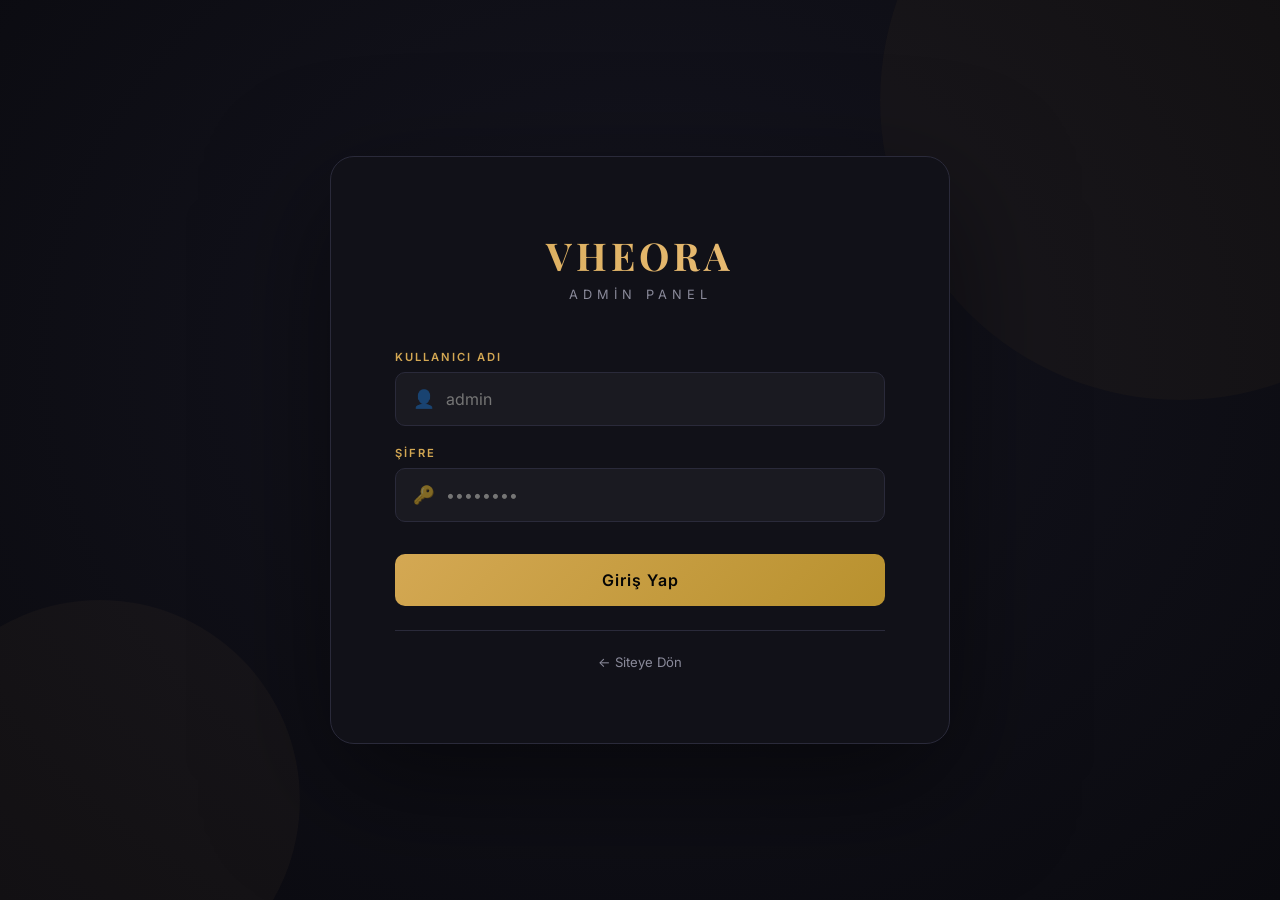
<file: admin/index.html>
<!DOCTYPE html>
<html lang="tr">
<head>
  <meta charset="UTF-8">
  <meta name="viewport" content="width=device-width, initial-scale=1.0">
  <title>Admin Giriş | VHEORA</title>
  <link rel="stylesheet" href="admin.css?v=2">
  <link href="https://fonts.googleapis.com/css2?family=Inter:wght@400;500;600;700&family=Playfair+Display:wght@600;700&family=Cormorant+Garamond:wght@500;600&display=swap" rel="stylesheet">
</head>
<body>
  <div class="login-page">
    <div class="login-bg-shapes">
      <div class="login-shape shape-1"></div>
      <div class="login-shape shape-2"></div>
      <div class="login-shape shape-3"></div>
    </div>
    <div class="login-card">
      <div class="login-logo">
        <h1>VHEORA</h1>
        <p>Admin Panel</p>
      </div>
      <div class="login-error" id="loginError"></div>
      <form id="loginForm" autocomplete="on">
        <div class="form-group">
          <label for="username">Kullanıcı Adı</label>
          <div class="login-input-wrap">
            <span class="login-input-icon">👤</span>
            <input type="text" id="username" placeholder="admin" required autocomplete="username">
          </div>
        </div>
        <div class="form-group">
          <label for="password">Şifre</label>
          <div class="login-input-wrap">
            <span class="login-input-icon">🔑</span>
            <input type="password" id="password" placeholder="••••••••" required autocomplete="current-password">
          </div>
        </div>
        <button type="submit" class="btn btn-primary btn-login" id="loginBtn">
          <span id="loginBtnText">Giriş Yap</span>
          <span class="btn-spinner" id="loginSpinner"></span>
        </button>
        <div class="login-footer">
          <a id="siteLink" href="/" class="login-back-link">← Siteye Dön</a>
          <script>document.getElementById('siteLink').href = API || '/';</script>
        </div>
      </form>
    </div>
  </div>
  <script>
    const API = window.location.protocol === 'file:' ? 'http://localhost:3001' : '';

    document.getElementById('loginForm').addEventListener('submit', async (e) => {
      e.preventDefault();
      const username = document.getElementById('username').value.trim();
      const password = document.getElementById('password').value;
      const errorEl = document.getElementById('loginError');
      const btn = document.getElementById('loginBtn');
      const btnText = document.getElementById('loginBtnText');
      const spinner = document.getElementById('loginSpinner');

      if (!username || !password) {
        errorEl.textContent = 'Kullanıcı adı ve şifre gerekli.';
        errorEl.style.display = 'block';
        return;
      }

      errorEl.style.display = 'none';
      btn.disabled = true;
      btnText.textContent = 'Giriş yapılıyor...';
      spinner.style.display = 'inline-block';

      try {
        const res = await fetch(`${API}/api/auth/login`, {
          method: 'POST',
          headers: { 'Content-Type': 'application/json' },
          body: JSON.stringify({ username, password })
        });

        const data = await res.json();

        if (!res.ok) {
          errorEl.textContent = data.error || 'Giriş başarısız';
          errorEl.style.display = 'block';
          btn.disabled = false;
          btnText.textContent = 'Giriş Yap';
          spinner.style.display = 'none';
          return;
        }

        localStorage.setItem('vheora_token', data.token);
        localStorage.setItem('vheora_user', data.username);
        window.location.href = `${API}/admin/dashboard.html`;
      } catch (err) {
        console.error('[Login Error]', err);
        errorEl.textContent = 'Sunucuya bağlanılamadı. (Sunucu çalışıyor mu? Aynı ağda mısınız?)';
        errorEl.style.display = 'block';
        btn.disabled = false;
        btnText.textContent = 'Giriş Yap';
        spinner.style.display = 'none';
      }
    });

    document.addEventListener('keydown', (e) => {
      if (e.key === 'Enter' && document.activeElement?.tagName !== 'INPUT') {
        document.getElementById('username').focus();
      }
    });
  </script>
</body>
</html>
</file>
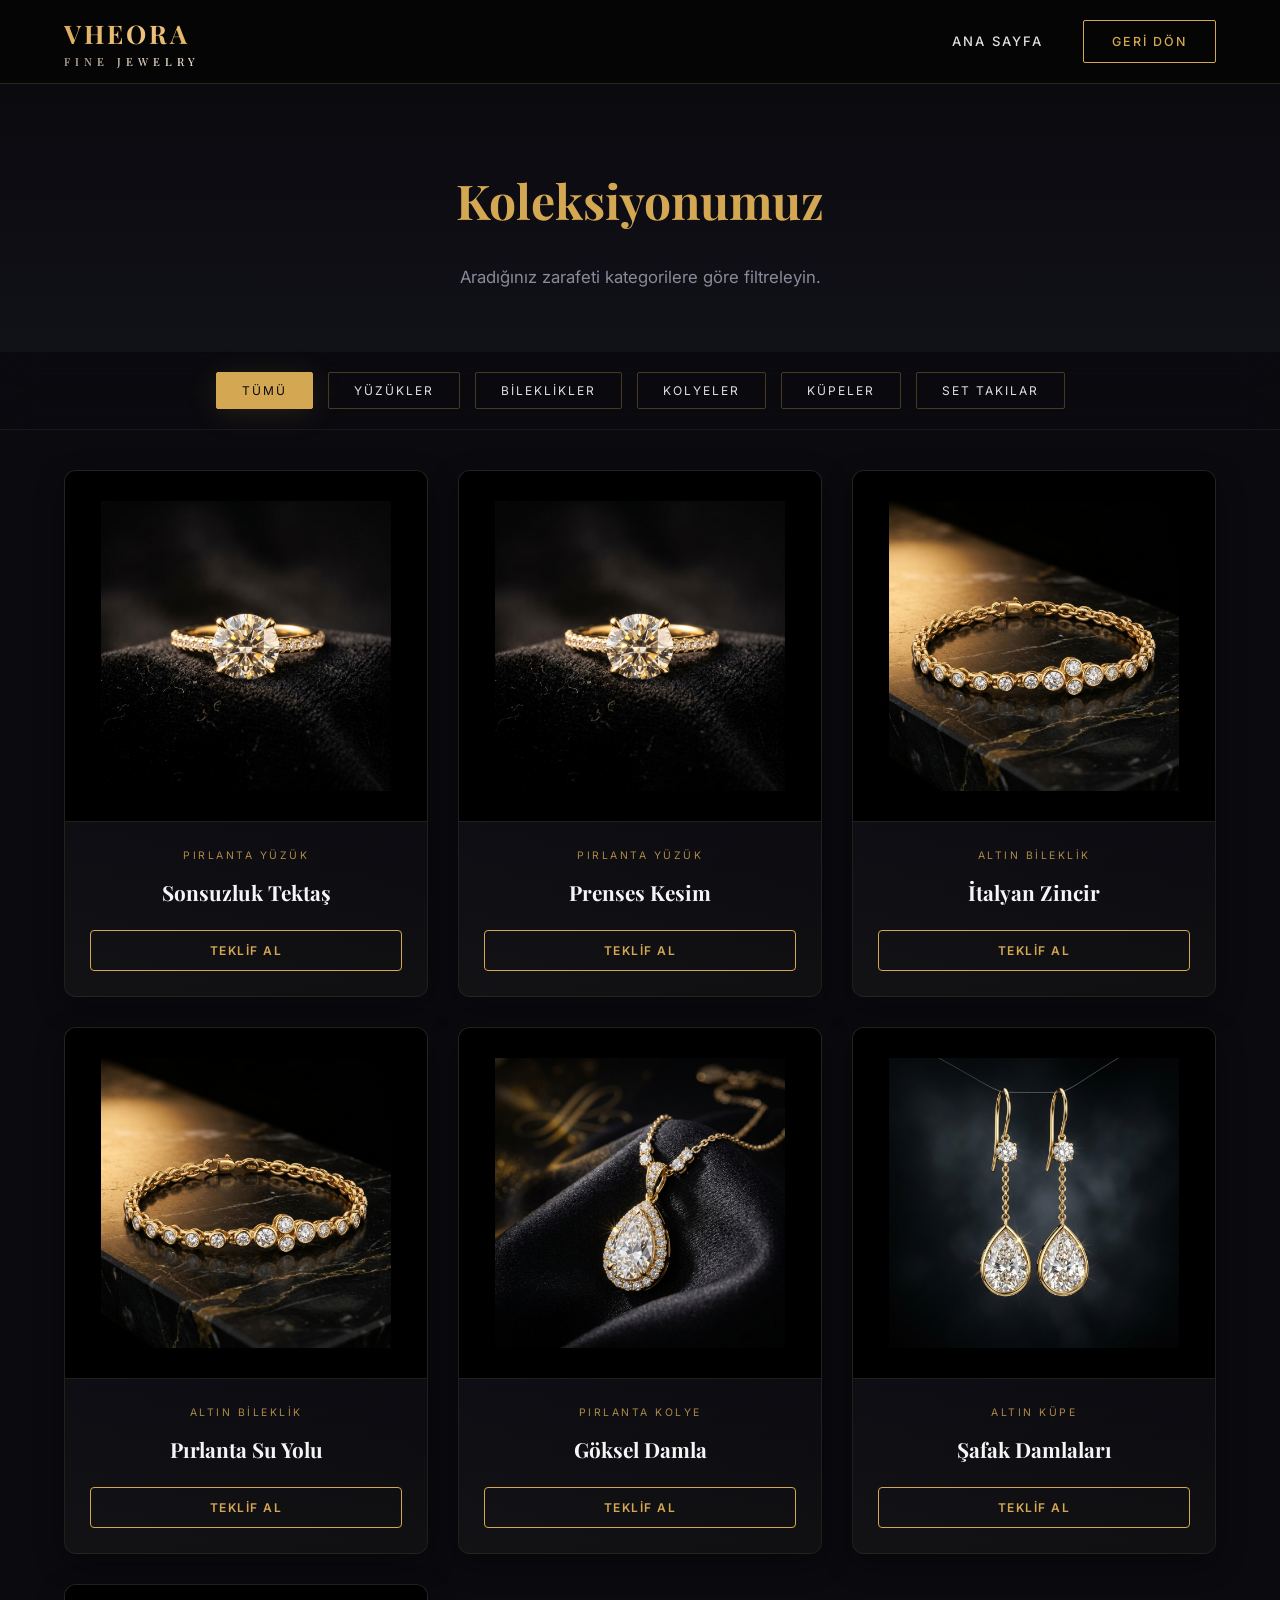
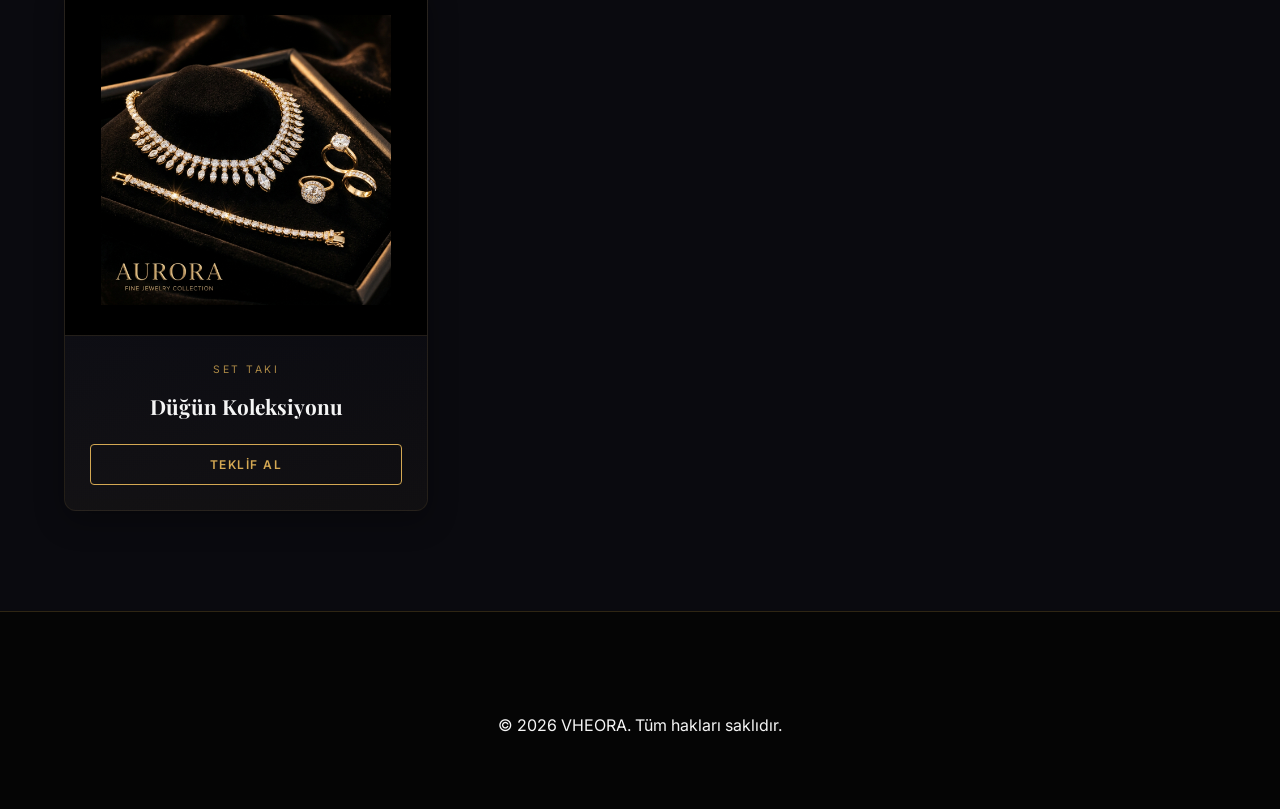
<file: collection.html>
<!DOCTYPE html>
<html lang="tr">
<head>
    <meta charset="UTF-8">
    <meta name="viewport" content="width=device-width, initial-scale=1.0">
    <meta name="description" content="VHEORA'nın eşsiz koleksiyonunu keşfedin. Pırlanta yüzükler, altın bileklikler, kolyeler, küpeler ve set takılar.">
    <meta property="og:title" content="Koleksiyon | VHEORA — Luxury Jewelry">
    <meta property="og:description" content="GIA sertifikalı pırlanta ve 14K altın koleksiyonumuzu keşfedin.">
    <meta property="og:url" content="https://vheora.co/collection.html">
    <meta property="og:image" content="https://vheora.co/images/hero_collection.png">
    <link rel="canonical" href="https://vheora.co/collection.html">
  <title>Koleksiyon | VHEORA — Pırlanta Yüzük & Altın Takı Koleksiyonu</title>
  <link rel="icon" type="image/png" href="favicon.png">
  <link rel="stylesheet" href="style.css">
    <link rel="preconnect" href="https://fonts.googleapis.com">
    <link rel="preconnect" href="https://fonts.gstatic.com" crossorigin>
    <style>
        body {
            background-color: var(--color-dark);
            color: var(--color-white);
            padding-top: 100px;
        }
        .collection-header {
            text-align: center;
            padding: 60px 0;
            background: var(--gradient-dark);
        }
        .collection-header h1 {
            font-family: var(--font-display);
            font-size: 3rem;
            color: var(--color-gold);
            margin-bottom: 20px;
        }
        
        /* Filter Controls */
        .filter-container {
            position: sticky;
            top: 88px;
            z-index: 100;
            background: rgba(10, 10, 15, 0.8);
            backdrop-filter: blur(20px);
            padding: 20px 0;
            border-bottom: var(--border-subtle);
            margin-bottom: 40px;
        }
        .filter-buttons {
            display: flex;
            justify-content: center;
            gap: 15px;
            flex-wrap: wrap;
        }
        .filter-btn {
            padding: 10px 25px;
            background: transparent;
            border: 1px solid rgba(212, 168, 83, 0.3);
            color: var(--color-white-soft);
            text-transform: uppercase;
            font-size: 0.75rem;
            letter-spacing: 2px;
            border-radius: 2px;
            transition: all 0.3s ease;
            cursor: pointer;
        }
        .filter-btn.active, .filter-btn:hover {
            background: var(--color-gold);
            color: var(--color-dark);
            border-color: var(--color-gold);
            box-shadow: var(--shadow-gold);
        }

        /* Product Grid */
        .product-grid {
            display: grid;
            grid-template-columns: repeat(auto-fill, minmax(300px, 1fr));
            gap: 30px;
            padding-bottom: 100px;
        }
        .product-item {
            background: linear-gradient(145deg, #111118 0%, #0a0a0f 100%);
            border: 1px solid rgba(212, 168, 83, 0.12);
            border-radius: 12px;
            overflow: hidden;
            transition: all 0.4s cubic-bezier(0.4, 0, 0.2, 1);
            display: block;
            box-shadow: 0 10px 30px rgba(0, 0, 0, 0.3);
        }
        .product-item.hidden {
            display: none;
            opacity: 0;
            transform: scale(0.9);
        }
        .product-item:hover {
            transform: translateY(-8px);
            border-color: rgba(212, 168, 83, 0.4);
            box-shadow: 0 20px 40px rgba(212, 168, 83, 0.15);
        }
        .product-img {
            height: 350px;
            overflow: hidden;
            position: relative;
            background: #000;
        }
        .product-img img {
            width: 100%;
            height: 100%;
            object-fit: contain;
            padding: 30px;
            transition: transform 0.6s ease;
        }
        .product-item:hover .product-img img {
            transform: scale(1.1);
        }
        .product-content {
            padding: 25px;
            text-align: center;
            background: linear-gradient(to bottom, transparent, rgba(212, 168, 83, 0.03));
            border-top: 1px solid rgba(212, 168, 83, 0.08);
        }
        .product-cat {
            font-size: 0.65rem;
            text-transform: uppercase;
            letter-spacing: 2.5px;
            color: var(--color-gold);
            margin-bottom: 10px;
            opacity: 0.8;
        }
        .product-title {
            font-family: var(--font-display);
            font-size: 1.3rem;
            margin-bottom: 20px;
            color: var(--color-white);
        }
        .product-cta {
            display: inline-block;
            width: 100%;
            padding: 12px 20px;
            background: transparent;
            border: 1px solid var(--color-gold);
            color: var(--color-gold);
            font-size: 0.75rem;
            font-weight: 600;
            text-transform: uppercase;
            letter-spacing: 1.5px;
            border-radius: 4px;
            transition: all 0.3s ease;
            cursor: pointer;
        }
        .product-item:hover .product-cta {
            background: var(--color-gold);
            color: var(--color-dark);
        }

        @media (max-width: 768px) {
            .filter-container { top: 76px; }
            .product-grid { grid-template-columns: 1fr; }
        }
    </style>
</head>
<body>
    <nav class="navbar scrolled">
        <div class="container">
            <a href="index.html" class="nav-logo notranslate">
                VHEORA
                <span>FINE JEWELRY</span>
            </a>
            <div class="nav-links">
                <a href="index.html">Ana Sayfa</a>
                <a href="index.html" class="nav-cta">Geri Dön</a>
            </div>
        </div>
    </nav>

    <header class="collection-header">
        <div class="container">
            <h1>Koleksiyonumuz</h1>
            <p class="section-subtitle" style="margin: 0 auto;">Aradığınız zarafeti kategorilere göre filtreleyin.</p>
        </div>
    </header>

    <div class="filter-container">
        <div class="container">
            <div class="filter-buttons">
                <button class="filter-btn active" data-filter="all">Tümü</button>
                <button class="filter-btn" data-filter="yuzuk">Yüzükler</button>
                <button class="filter-btn" data-filter="bileklik">Bileklikler</button>
                <button class="filter-btn" data-filter="kolye">Kolyeler</button>
                <button class="filter-btn" data-filter="kupe">Küpeler</button>
                <button class="filter-btn" data-filter="set">Set Takılar</button>
            </div>
        </div>
    </div>

    <main class="container">
        <div class="product-grid" id="productGrid">
            <p style="text-align:center;color:var(--gray);grid-column:1/-1;padding:60px;">Ürünler yükleniyor...</p>
        </div>
    </main>

    <footer class="footer">
        <div class="container" style="text-align: center; padding: 40px 0;">
            <p>© 2026 VHEORA. Tüm hakları saklıdır.</p>
        </div>
    </footer>

    <!-- ========== QUOTE MODAL ========== -->
    <div class="quote-modal" id="quoteModal">
        <div class="quote-overlay" id="quoteOverlay"></div>
        <div class="quote-container">
            <button class="quote-close" id="quoteClose">&times;</button>
            <div class="quote-header">
                <h2>Teklif Al</h2>
                <p class="quote-product-name" id="modalProductName">Ürün Adı</p>
            </div>
            <div class="quote-form">
                <input type="tel" id="quotePhone" placeholder="Telefon Numaranız (Örn: 05xx...)" required>
                <div class="quote-actions">
                    <button id="sendWhatsApp" class="btn-quote-wa">
                        <span>WhatsApp</span>
                    </button>
                    <button id="sendEmail" class="btn-quote-mail">
                        <span>E-Posta</span>
                    </button>
                </div>
            </div>
        </div>
    </div>

    <script>
        const API_URL = window.location.origin === 'http://localhost:3001' ? '' : 'http://localhost:3001';

        document.addEventListener('DOMContentLoaded', async () => {
            // Load products from API
            const productGrid = document.getElementById('productGrid');
            let allProducts = [];

            try {
                const res = await fetch(`${API_URL}/api/products`);
                allProducts = await res.json();
            } catch(e) {
                // Fallback to static images if API not available
            }

            // Map categories
            const categoryMap = { yuzuk: 'Yüzük', bileklik: 'Bileklik', kolye: 'Kolye', kupe: 'Küpe', set: 'Set Takı' };
            const categoryLabelMap = { yuzuk: 'Pırlanta Yüzük', bileklik: 'Altın Bileklik', kolye: 'Pırlanta Kolye', kupe: 'Altın Küpe', set: 'Set Takı' };

            if (allProducts.length === 0) {
                // Default products if API empty
                allProducts = [
                    { id: 1, name: 'Sonsuzluk Tektaş', category: 'yuzuk', image: 'images/gold_diamond_ring.png' },
                    { id: 2, name: 'Prenses Kesim', category: 'yuzuk', image: 'images/gold_diamond_ring.png' },
                    { id: 3, name: 'İtalyan Zincir', category: 'bileklik', image: 'images/gold_bracelet.png' },
                    { id: 4, name: 'Pırlanta Su Yolu', category: 'bileklik', image: 'images/gold_bracelet.png' },
                    { id: 5, name: 'Göksel Damla', category: 'kolye', image: 'images/diamond_necklace.png' },
                    { id: 6, name: 'Şafak Damlaları', category: 'kupe', image: 'images/gold_earrings.png' },
                    { id: 7, name: 'Düğün Koleksiyonu', category: 'set', image: 'images/hero_collection.png' },
                ];
            }

            function renderProducts(filter) {
                const filtered = filter === 'all' ? allProducts : allProducts.filter(p => p.category === filter);
                productGrid.innerHTML = filtered.map(p => `
                    <div class="product-item" data-category="${p.category}">
                        <div class="product-img"><img src="${p.image ? (p.image.startsWith('http') || p.image.startsWith('/') || p.image.startsWith('images/') ? p.image : API_URL + p.image) : 'images/hero_collection.png'}" alt="${p.name}"></div>
                        <div class="product-content">
                            <div class="product-cat">${categoryLabelMap[p.category] || p.category}</div>
                            <h3 class="product-title">${p.name}</h3>
                            <button class="product-cta open-quote" data-product="${p.name}">Teklif Al</button>
                        </div>
                    </div>
                `).join('');
            }

            // Filter Logic
            const filterBtns = document.querySelectorAll('.filter-btn');

            filterBtns.forEach(btn => {
                btn.addEventListener('click', () => {
                    filterBtns.forEach(b => b.classList.remove('active'));
                    btn.classList.add('active');
                    renderProducts(btn.getAttribute('data-filter'));
                });
            });

            renderProducts('all');

            // Modal Logic
            const modal = document.getElementById('quoteModal');
            const overlay = document.getElementById('quoteOverlay');
            const closeBtn = document.getElementById('quoteClose');
            const productNameEl = document.getElementById('modalProductName');
            const phoneInput = document.getElementById('quotePhone');
            const openBtns = document.querySelectorAll('.open-quote');
            
            let currentProduct = '';

            openBtns.forEach(btn => {
                btn.addEventListener('click', () => {
                    currentProduct = btn.getAttribute('data-product');
                    productNameEl.textContent = currentProduct;
                    modal.classList.add('active');
                });
            });

            const closeModal = () => {
                modal.classList.remove('active');
                phoneInput.value = '';
            };

            overlay.addEventListener('click', closeModal);
            closeBtn.addEventListener('click', closeModal);

            document.getElementById('sendWhatsApp').addEventListener('click', async () => {
                const phone = phoneInput.value.trim();
                if(!phone) { alert('Lütfen telefon numaranızı girin.'); return; }
                try { await fetch(`${API_URL}/api/quote`, { method:'POST', headers:{'Content-Type':'application/json'}, body: JSON.stringify({phone, product_name: currentProduct}) }); } catch(e) {}
                const message = `*YENİ TEKLİF TALEBİ*\n\n*Ürün:* ${currentProduct}\n*Müşteri Telefon:* ${phone}\n\nBu talep web siteniz üzerinden oluşturulmuştur.`;
                const waUrl = `https://wa.me/905510207299?text=${encodeURIComponent(message)}`;
                window.open(waUrl, '_blank');
                closeModal();
            });

            document.getElementById('sendEmail').addEventListener('click', async () => {
                const phone = phoneInput.value.trim();
                if(!phone) { alert('Lütfen telefon numaranızı girin.'); return; }
                try { await fetch(`${API_URL}/api/quote`, { method:'POST', headers:{'Content-Type':'application/json'}, body: JSON.stringify({phone, product_name: currentProduct}) }); } catch(e) {}
                const subject = `VHEORA - Yeni Teklif Talebi: ${currentProduct}`;
                const body = `Sayın VHEORA Ekibi,\n\nWeb siteniz üzerinden yeni bir teklif talebi alınmıştır:\n\nÜrün Adı: ${currentProduct}\nMüşteri İletişim Numarası: ${phone}\n\nLütfen en kısa sürede dönüş sağlayınız.`;
                const mailUrl = `mailto:vheora.co@gmail.com?subject=${encodeURIComponent(subject)}&body=${encodeURIComponent(body)}`;
                window.open(mailUrl, '_blank');
                closeModal();
            });
        });
    </script>
</body>
</html>
</file>
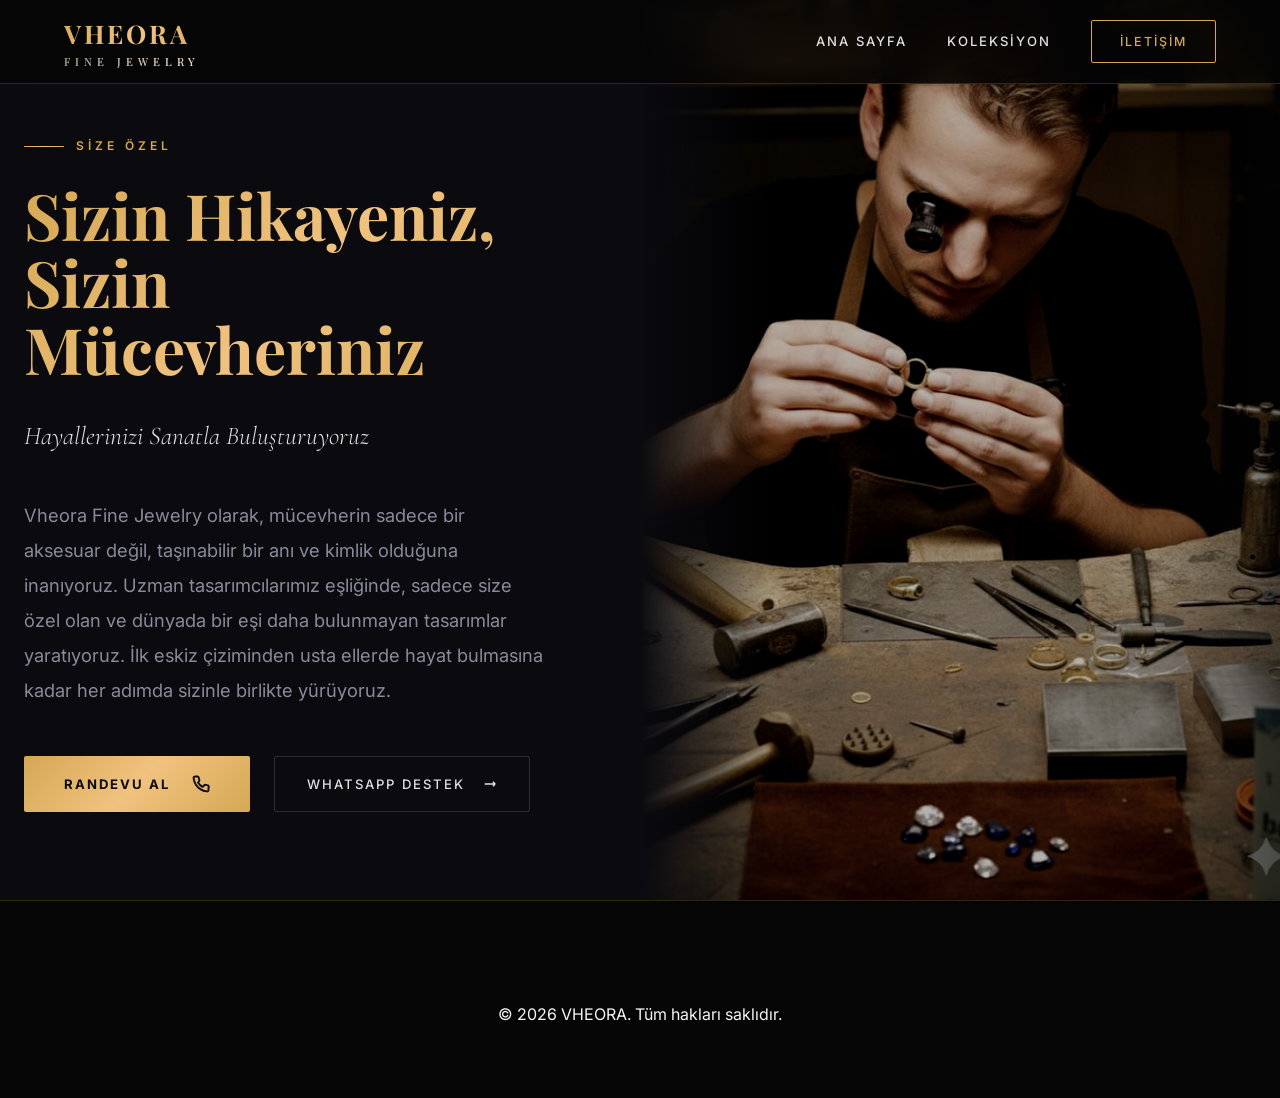
<file: custom-design.html>
<!DOCTYPE html>
<html lang="tr">
<head>
  <meta charset="UTF-8">
  <meta name="viewport" content="width=device-width, initial-scale=1.0, viewport-fit=cover">
  <meta name="theme-color" content="#050505">
  <meta name="description" content="VHEORA ile hayalinizdeki mücevheri tasarlayın. Kişiye özel pırlanta yüzük, kolye ve takı tasarım hizmeti.">
  <meta property="og:title" content="Kişiye Özel Tasarım | VHEORA">
  <meta property="og:description" content="Hayallerinizi sanatla buluşturun. Uzman tasarımcılarımız size özel mücevherler tasarlıyor.">
  <meta property="og:url" content="https://vheora.co/custom-design.html">
  <meta property="og:image" content="https://vheora.co/images/workshop.jpg">
  <link rel="canonical" href="https://vheora.co/custom-design.html">
  <title>Kişiye Özel Tasarım | VHEORA — Özel Mücevher Tasarımı</title>
  <link rel="icon" type="image/png" href="favicon.png">
  <link rel="stylesheet" href="style.css">
  <link rel="preconnect" href="https://fonts.googleapis.com">
  <link rel="preconnect" href="https://fonts.gstatic.com" crossorigin>
  <style>
    .custom-hero {
      position: relative;
      min-height: 100vh;
      display: flex;
      align-items: center;
      background: var(--color-dark);
      overflow: hidden;
    }

    /* Professional Desktop Split Layout */
    .custom-grid {
      display: grid;
      grid-template-columns: 1fr 1fr;
      min-height: 100vh;
      width: 100%;
    }

    .custom-left {
      display: flex;
      align-items: center;
      justify-content: flex-end;
      padding: 120px 60px 80px 24px;
      position: relative;
      z-index: 2;
      background: var(--color-dark);
    }

    .custom-hero-content {
      max-width: 580px;
      width: 100%;
    }

    .custom-right {
      position: relative;
      height: 100vh;
      overflow: hidden;
    }

    .custom-hero-visual {
      width: 100%;
      height: 100%;
      position: relative;
    }

    .custom-hero-visual img {
      width: 100%;
      height: 100%;
      object-fit: cover;
      filter: brightness(0.7) contrast(1.1) saturate(0.8);
      transition: transform 1.5s cubic-bezier(0.2, 0, 0.2, 1);
    }

    .custom-right:hover .custom-hero-visual img {
      transform: scale(1.05);
    }

    /* Elegant Overlay Gradient */
    .custom-right::before {
      content: '';
      position: absolute;
      top: 0;
      left: 0;
      width: 100%;
      height: 100%;
      background: linear-gradient(90deg, var(--color-dark) 0%, transparent 20%, transparent 80%, rgba(5,5,5,0.4) 100%);
      z-index: 2;
      pointer-events: none;
    }

    /* Sparkle effect on drawing */
    .sparkle-overlay {
      position: absolute;
      top: 0;
      left: 0;
      width: 100%;
      height: 100%;
      pointer-events: none;
      z-index: 3;
    }

    .sparkle {
      position: absolute;
      width: 3px;
      height: 3px;
      background: white;
      border-radius: 50%;
      box-shadow: 0 0 10px 2px white, 0 0 20px 4px var(--color-gold-light);
      animation: sparkle-anim 3s infinite alternate;
      opacity: 0;
    }

    @keyframes sparkle-anim {
      0% { transform: scale(0) rotate(0deg); opacity: 0; }
      20% { transform: scale(1) rotate(45deg); opacity: 1; }
      80% { transform: scale(1) rotate(135deg); opacity: 1; }
      100% { transform: scale(0) rotate(180deg); opacity: 0; }
    }

    .custom-title {
      font-family: var(--font-display);
      font-size: clamp(2.8rem, 5vw, 4.8rem);
      font-weight: 700;
      line-height: 1.05;
      margin-bottom: 32px;
      background: var(--gradient-gold);
      -webkit-background-clip: text;
      -webkit-text-fill-color: transparent;
      background-clip: text;
      animation: fadeInUp 1s 0.2s both;
    }

    .custom-subtitle {
      font-family: var(--font-accent);
      font-size: clamp(1.4rem, 2vw, 2.2rem);
      font-style: italic;
      font-weight: 300;
      color: var(--color-white-soft);
      margin-bottom: 40px;
      opacity: 0.9;
      animation: fadeInUp 1s 0.4s both;
    }

    .custom-text {
      font-size: 1.15rem;
      line-height: 1.9;
      color: var(--color-gray);
      margin-bottom: 48px;
      max-width: 520px;
      animation: fadeInUp 1s 0.6s both;
    }

    .custom-cta-group {
      display: flex;
      gap: 24px;
      animation: fadeInUp 1s 0.8s both;
    }

    @keyframes fadeInUp {
      from { opacity: 0; transform: translateY(30px); }
      to { opacity: 1; transform: translateY(0); }
    }

    /* Tablet/Mobile Adjustments */
    @media (max-width: 1024px) {
      .custom-grid {
        grid-template-columns: 1fr;
      }
      .custom-right {
        height: 50vh;
        order: -1;
      }
      .custom-left {
        justify-content: center;
        padding: 60px 24px;
        text-align: center;
      }
      .custom-hero-content {
        max-width: 600px;
      }
      .custom-text {
        margin-left: auto;
        margin-right: auto;
      }
      .custom-cta-group {
        justify-content: center;
      }
    }

    @media (max-width: 768px) {
      .custom-title { font-size: 2.5rem; }
      .custom-subtitle { font-size: 1.2rem; }
      .custom-cta-group { flex-direction: column; width: 100%; max-width: 300px; margin: 0 auto; }
      .btn-primary, .btn-secondary { width: 100%; justify-content: center; }
    }
  </style>
</head>
<body>

  <!-- ========== NAVIGATION ========== -->
  <nav class="navbar scrolled">
    <div class="container">
      <a href="index.html" class="nav-logo notranslate">
        VHEORA
        <span>FINE JEWELRY</span>
      </a>
      <div class="nav-links">
        <a href="index.html">Ana Sayfa</a>
        <a href="collection.html">Koleksiyon</a>
        <a href="index.html#contact" class="nav-cta">İletişim</a>
      </div>
    </div>
  </nav>

  <!-- ========== CUSTOM DESIGN HERO ========== -->
  <section class="custom-hero">
    <div class="custom-grid">
      <div class="custom-left">
        <div class="custom-hero-content">
          <div class="section-label">Size Özel</div>
          <h1 class="custom-title">Sizin Hikayeniz,<br>Sizin Mücevheriniz</h1>
          <h2 class="custom-subtitle">Hayallerinizi Sanatla Buluşturuyoruz</h2>
          
          <p class="custom-text">
            Vheora Fine Jewelry olarak, mücevherin sadece bir aksesuar değil, taşınabilir bir anı ve kimlik olduğuna inanıyoruz. 
            Uzman tasarımcılarımız eşliğinde, sadece size özel olan ve dünyada bir eşi daha bulunmayan tasarımlar yaratıyoruz. 
            İlk eskiz çiziminden usta ellerde hayat bulmasına kadar her adımda sizinle birlikte yürüyoruz.
          </p>

          <div class="custom-cta-group">
            <a href="tel:+905510207299" class="btn-primary" id="appointmentBtn">
              <span id="btnText">Randevu Al</span>
              <svg width="18" height="18" viewBox="0 0 24 24" fill="none" stroke="currentColor" stroke-width="2.5" style="margin-left: 10px;"><path d="M22 16.92v3a2 2 0 0 1-2.18 2 19.79 19.79 0 0 1-8.63-3.07 19.5 19.5 0 0 1-6-6 19.79 19.79 0 0 1-3.07-8.67A2 2 0 0 1 4.11 2h3a2 2 0 0 1 2 1.72 12.84 12.84 0 0 0 .7 2.81 2 2 0 0 1-.45 2.11L8.09 9.91a16 16 0 0 0 6 6l2.28-2.27a2 2 0 0 1 2.11-.45 12.84 12.84 0 0 0 2.81.7A2 2 0 0 1 22 16.92z"/></svg>
            </a>
            <a href="https://wa.me/905510207299" target="_blank" class="btn-secondary">
              WhatsApp Destek
              <svg width="14" height="14" viewBox="0 0 24 24" fill="none" stroke="currentColor" stroke-width="2.5" style="margin-left: 8px;"><path d="M17 8l4 4m0 0l-4 4m4-4H3"/></svg>
            </a>
          </div>
        </div>
      </div>

      <div class="custom-right">
        <div class="custom-hero-visual">
          <img src="workshop.jpg" alt="VHEORA Özel Tasarım Atölyesi" id="customDesignImg">
          <div class="sparkle-overlay" id="sparkleOverlay"></div>
        </div>
      </div>
    </div>
  </section>

  <!-- ========== FOOTER ========== -->
  <footer class="footer">
    <div class="container" style="text-align: center; padding: 40px 0;">
      <p>© 2026 VHEORA. Tüm hakları saklıdır.</p>
    </div>
  </footer>

  <script>
    // Create random sparkles on the drawing area
    const sparkleOverlay = document.getElementById('sparkleOverlay');
    const sparkleCount = 15;

    for (let i = 0; i < sparkleCount; i++) {
      const sparkle = document.createElement('div');
      sparkle.className = 'sparkle';
      
      // Random position (concentrated in the middle-ish area where the drawing would be)
      const top = 30 + Math.random() * 40;
      const left = 30 + Math.random() * 40;
      
      sparkle.style.top = `${top}%`;
      sparkle.style.left = `${left}%`;
      sparkle.style.animationDelay = `${Math.random() * 3}s`;
      
      sparkleOverlay.appendChild(sparkle);
    }

    // Scroll reveal logic (simplified for this page)
    window.addEventListener('scroll', () => {
      const scrolled = window.scrollY > 50;
      document.querySelector('.navbar').classList.toggle('scrolled', true); // Always scrolled for consistency
    });

    // Reveal phone number on click
    const appointmentBtn = document.getElementById('appointmentBtn');
    const btnText = document.getElementById('btnText');
    const phoneNumber = "+90 551 020 7299";

    appointmentBtn.addEventListener('click', function(e) {
      if (btnText.textContent === "Randevu Al") {
        // Prevent immediate calling on first click to show the number
        e.preventDefault();
        btnText.textContent = phoneNumber;
        btnText.style.letterSpacing = "1px";
        
        // After a short delay, any subsequent click will trigger the call (as per tel: link)
        // Or if they are on mobile, they can click again.
      }
    });
  </script>

</body>
</html>
</file>
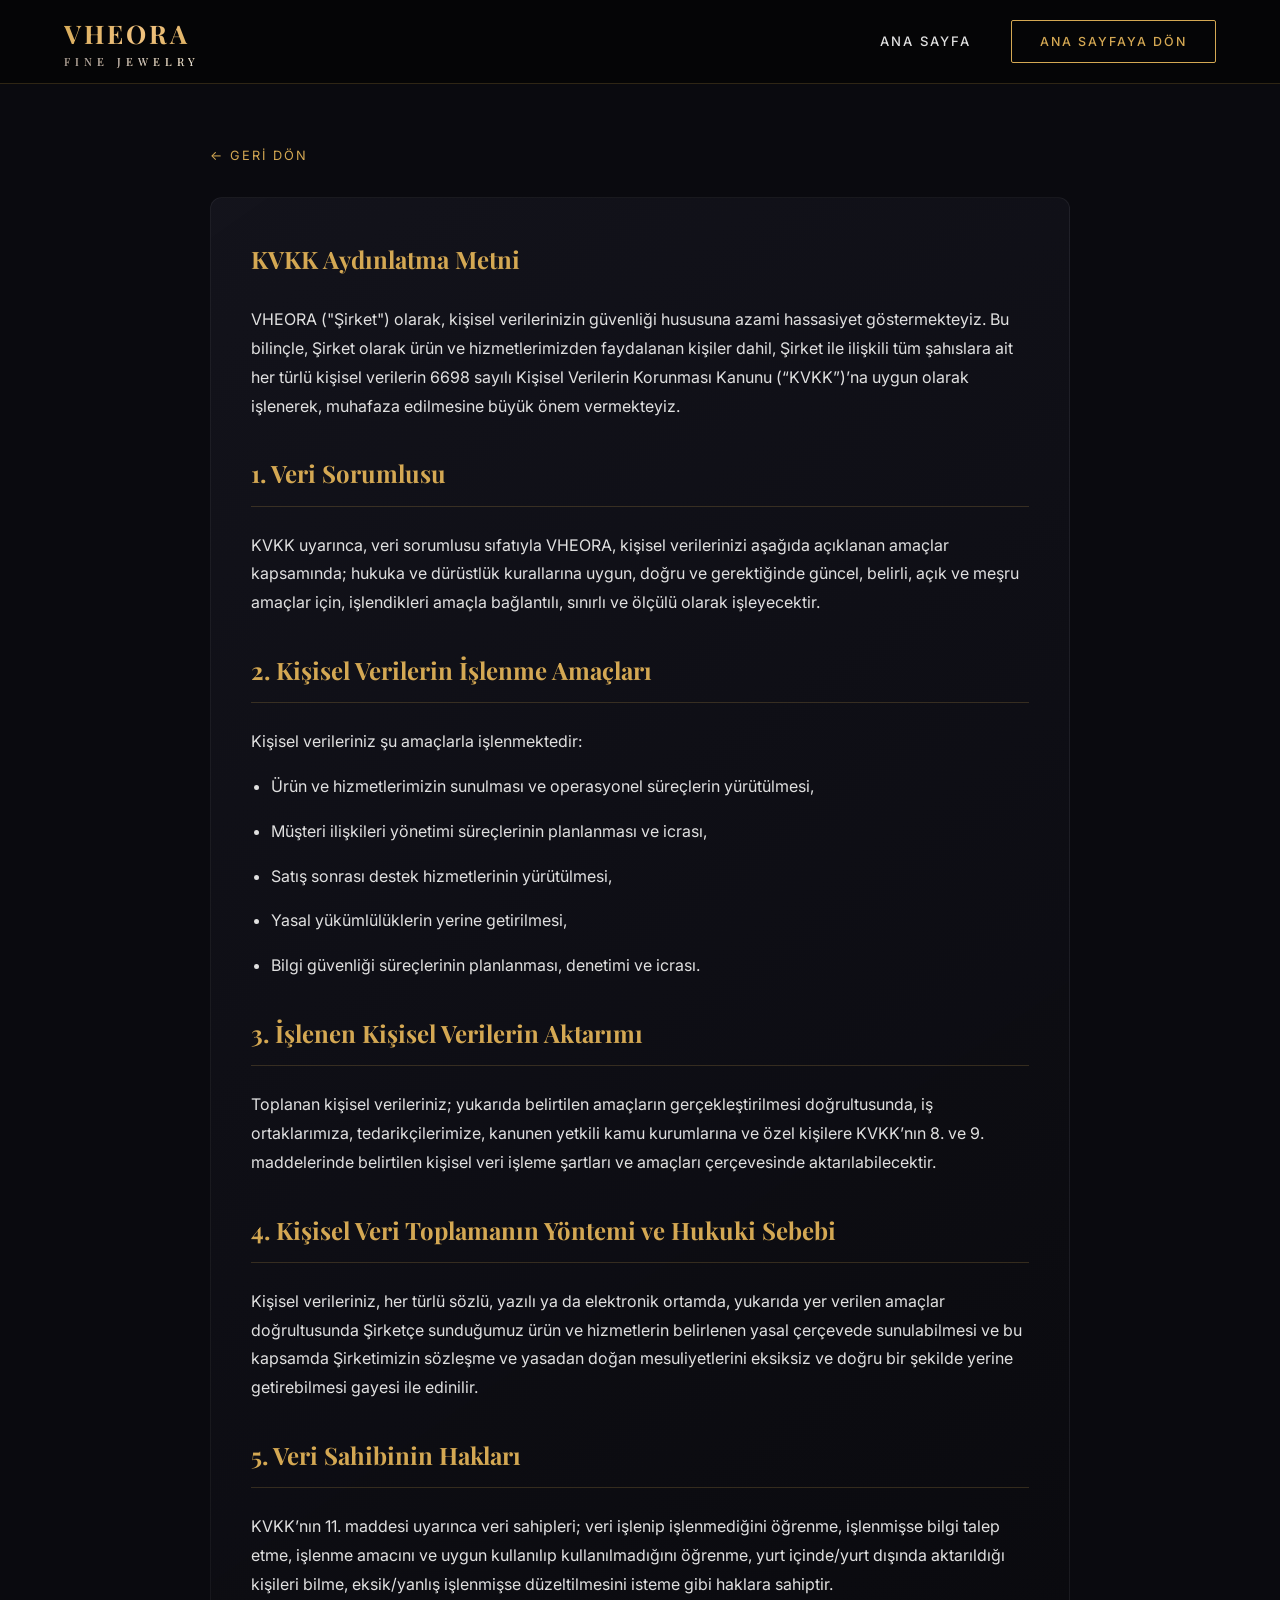
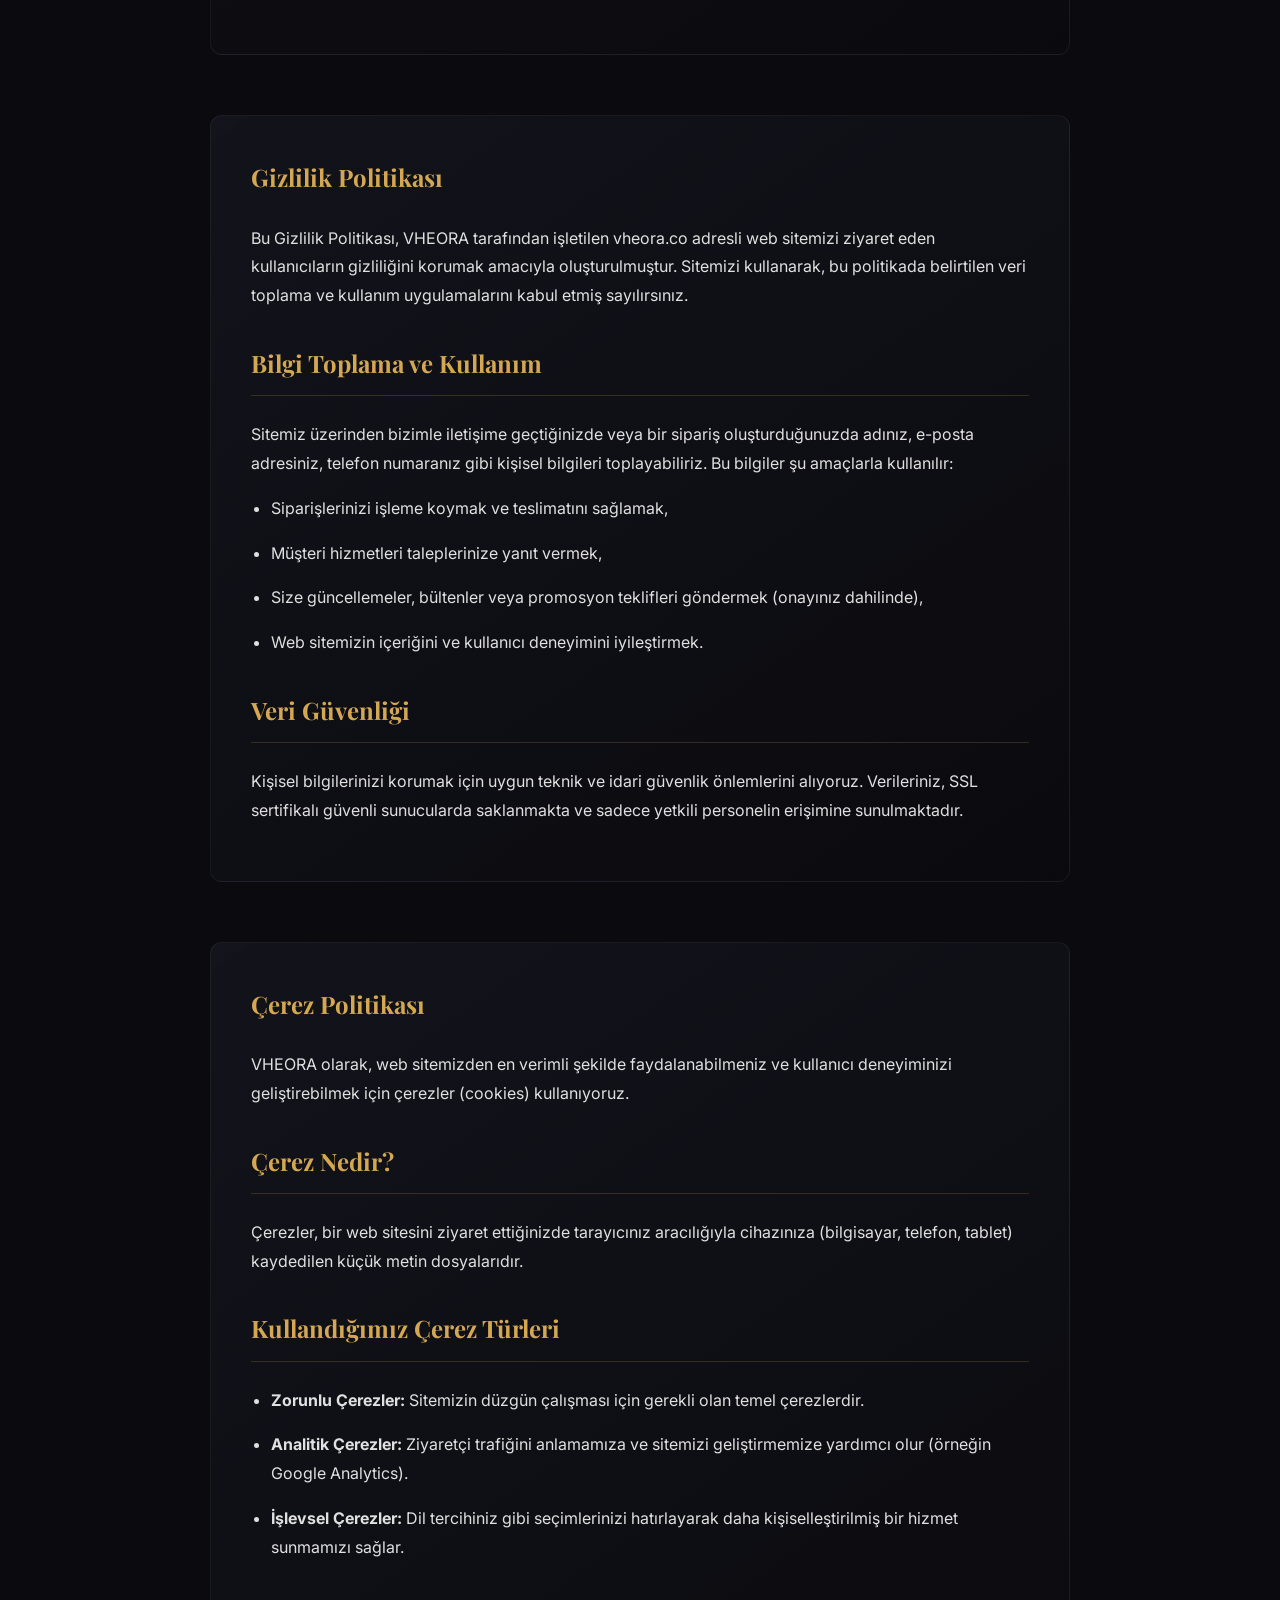
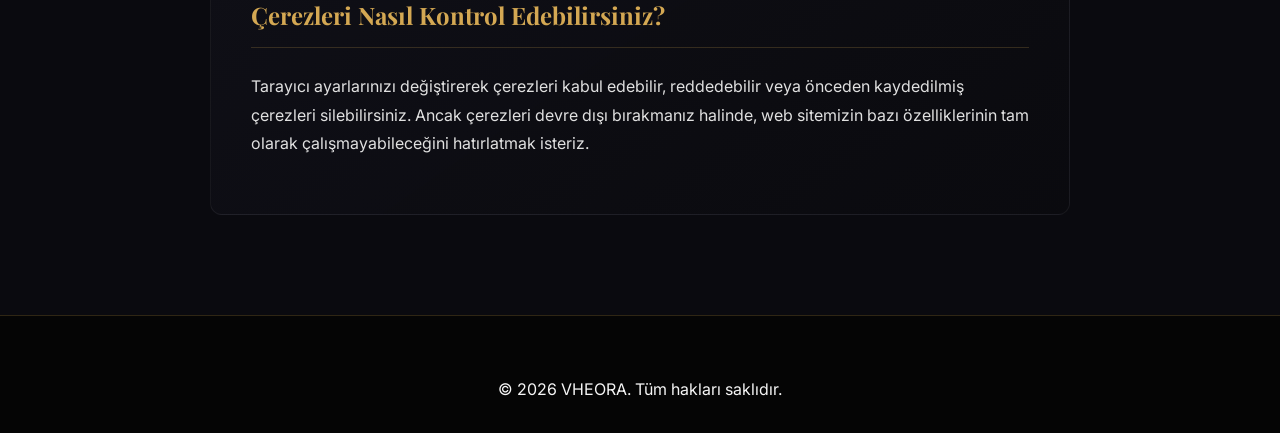
<file: legal.html>
<!DOCTYPE html>
<html lang="tr">
<head>
    <meta charset="UTF-8">
    <meta name="viewport" content="width=device-width, initial-scale=1.0">
    <meta name="description" content="VHEORA gizlilik politikası, KVKK aydınlatma metni ve çerez politikası.">
    <meta property="og:title" content="Yasal Metinler | VHEORA">
    <link rel="canonical" href="https://vheora.co/legal.html">
  <title>Yasal Metinler | VHEORA — KVKK, Gizlilik & Çerez Politikası</title>
  <link rel="icon" type="image/png" href="favicon.png">
  <link rel="stylesheet" href="style.css">
    <style>
        body {
            background-color: var(--color-dark);
            color: var(--color-white);
            padding-top: 100px;
        }
        .legal-container {
            max-width: 900px;
            margin: 0 auto;
            padding: 40px 20px;
            line-height: 1.8;
        }
        .legal-section {
            margin-bottom: 60px;
            background: var(--gradient-card);
            padding: 40px;
            border-radius: 12px;
            border: var(--border-subtle);
        }
        .legal-section h1, .legal-section h2 {
            font-family: var(--font-display);
            color: var(--color-gold);
            margin-bottom: 24px;
        }
        .legal-section h2 {
            font-size: 1.5rem;
            border-bottom: 1px solid rgba(212, 168, 83, 0.2);
            padding-bottom: 10px;
            margin-top: 32px;
        }
        .legal-section p, .legal-section li {
            color: var(--color-white-soft);
            font-size: 1rem;
            margin-bottom: 16px;
        }
        .legal-section ul {
            list-style-type: disc;
            padding-left: 20px;
            margin-bottom: 20px;
        }
        .back-link {
            display: inline-flex;
            align-items: center;
            gap: 10px;
            color: var(--color-gold);
            text-transform: uppercase;
            font-size: 0.8rem;
            letter-spacing: 2px;
            margin-bottom: 30px;
            transition: transform 0.3s ease;
        }
        .back-link:hover {
            transform: translateX(-5px);
        }
    </style>
</head>
<body>
    <nav class="navbar scrolled">
        <div class="container">
            <a href="index.html" class="nav-logo notranslate">
                VHEORA
                <span>FINE JEWELRY</span>
            </a>
            <div class="nav-links">
                <a href="index.html">Ana Sayfa</a>
                <a href="index.html" class="nav-cta">Ana Sayfaya Dön</a>
            </div>
        </div>
    </nav>

    <div class="legal-container">
        <a href="index.html" class="back-link">← Geri Dön</a>

        <!-- KVKK AYDINLATMA METNİ -->
        <section class="legal-section" id="kvkk">
            <h1>KVKK Aydınlatma Metni</h1>
            <p>VHEORA ("Şirket") olarak, kişisel verilerinizin güvenliği hususuna azami hassasiyet göstermekteyiz. Bu bilinçle, Şirket olarak ürün ve hizmetlerimizden faydalanan kişiler dahil, Şirket ile ilişkili tüm şahıslara ait her türlü kişisel verilerin 6698 sayılı Kişisel Verilerin Korunması Kanunu (“KVKK”)’na uygun olarak işlenerek, muhafaza edilmesine büyük önem vermekteyiz.</p>
            
            <h2>1. Veri Sorumlusu</h2>
            <p>KVKK uyarınca, veri sorumlusu sıfatıyla VHEORA, kişisel verilerinizi aşağıda açıklanan amaçlar kapsamında; hukuka ve dürüstlük kurallarına uygun, doğru ve gerektiğinde güncel, belirli, açık ve meşru amaçlar için, işlendikleri amaçla bağlantılı, sınırlı ve ölçülü olarak işleyecektir.</p>

            <h2>2. Kişisel Verilerin İşlenme Amaçları</h2>
            <p>Kişisel verileriniz şu amaçlarla işlenmektedir:</p>
            <ul>
                <li>Ürün ve hizmetlerimizin sunulması ve operasyonel süreçlerin yürütülmesi,</li>
                <li>Müşteri ilişkileri yönetimi süreçlerinin planlanması ve icrası,</li>
                <li>Satış sonrası destek hizmetlerinin yürütülmesi,</li>
                <li>Yasal yükümlülüklerin yerine getirilmesi,</li>
                <li>Bilgi güvenliği süreçlerinin planlanması, denetimi ve icrası.</li>
            </ul>

            <h2>3. İşlenen Kişisel Verilerin Aktarımı</h2>
            <p>Toplanan kişisel verileriniz; yukarıda belirtilen amaçların gerçekleştirilmesi doğrultusunda, iş ortaklarımıza, tedarikçilerimize, kanunen yetkili kamu kurumlarına ve özel kişilere KVKK’nın 8. ve 9. maddelerinde belirtilen kişisel veri işleme şartları ve amaçları çerçevesinde aktarılabilecektir.</p>

            <h2>4. Kişisel Veri Toplamanın Yöntemi ve Hukuki Sebebi</h2>
            <p>Kişisel verileriniz, her türlü sözlü, yazılı ya da elektronik ortamda, yukarıda yer verilen amaçlar doğrultusunda Şirketçe sunduğumuz ürün ve hizmetlerin belirlenen yasal çerçevede sunulabilmesi ve bu kapsamda Şirketimizin sözleşme ve yasadan doğan mesuliyetlerini eksiksiz ve doğru bir şekilde yerine getirebilmesi gayesi ile edinilir.</p>

            <h2>5. Veri Sahibinin Hakları</h2>
            <p>KVKK’nın 11. maddesi uyarınca veri sahipleri; veri işlenip işlenmediğini öğrenme, işlenmişse bilgi talep etme, işlenme amacını ve uygun kullanılıp kullanılmadığını öğrenme, yurt içinde/yurt dışında aktarıldığı kişileri bilme, eksik/yanlış işlenmişse düzeltilmesini isteme gibi haklara sahiptir.</p>
        </section>

        <!-- GİZLİLİK POLİTİKASI -->
        <section class="legal-section" id="gizlilik">
            <h1>Gizlilik Politikası</h1>
            <p>Bu Gizlilik Politikası, VHEORA tarafından işletilen vheora.co adresli web sitemizi ziyaret eden kullanıcıların gizliliğini korumak amacıyla oluşturulmuştur. Sitemizi kullanarak, bu politikada belirtilen veri toplama ve kullanım uygulamalarını kabul etmiş sayılırsınız.</p>

            <h2>Bilgi Toplama ve Kullanım</h2>
            <p>Sitemiz üzerinden bizimle iletişime geçtiğinizde veya bir sipariş oluşturduğunuzda adınız, e-posta adresiniz, telefon numaranız gibi kişisel bilgileri toplayabiliriz. Bu bilgiler şu amaçlarla kullanılır:</p>
            <ul>
                <li>Siparişlerinizi işleme koymak ve teslimatını sağlamak,</li>
                <li>Müşteri hizmetleri taleplerinize yanıt vermek,</li>
                <li>Size güncellemeler, bültenler veya promosyon teklifleri göndermek (onayınız dahilinde),</li>
                <li>Web sitemizin içeriğini ve kullanıcı deneyimini iyileştirmek.</li>
            </ul>

            <h2>Veri Güvenliği</h2>
            <p>Kişisel bilgilerinizi korumak için uygun teknik ve idari güvenlik önlemlerini alıyoruz. Verileriniz, SSL sertifikalı güvenli sunucularda saklanmakta ve sadece yetkili personelin erişimine sunulmaktadır.</p>
        </section>

        <!-- ÇEREZ POLİTİKASI -->
        <section class="legal-section" id="cerez">
            <h1>Çerez Politikası</h1>
            <p>VHEORA olarak, web sitemizden en verimli şekilde faydalanabilmeniz ve kullanıcı deneyiminizi geliştirebilmek için çerezler (cookies) kullanıyoruz.</p>

            <h2>Çerez Nedir?</h2>
            <p>Çerezler, bir web sitesini ziyaret ettiğinizde tarayıcınız aracılığıyla cihazınıza (bilgisayar, telefon, tablet) kaydedilen küçük metin dosyalarıdır.</p>

            <h2>Kullandığımız Çerez Türleri</h2>
            <ul>
                <li><strong>Zorunlu Çerezler:</strong> Sitemizin düzgün çalışması için gerekli olan temel çerezlerdir.</li>
                <li><strong>Analitik Çerezler:</strong> Ziyaretçi trafiğini anlamamıza ve sitemizi geliştirmemize yardımcı olur (örneğin Google Analytics).</li>
                <li><strong>İşlevsel Çerezler:</strong> Dil tercihiniz gibi seçimlerinizi hatırlayarak daha kişiselleştirilmiş bir hizmet sunmamızı sağlar.</li>
            </ul>

            <h2>Çerezleri Nasıl Kontrol Edebilirsiniz?</h2>
            <p>Tarayıcı ayarlarınızı değiştirerek çerezleri kabul edebilir, reddedebilir veya önceden kaydedilmiş çerezleri silebilirsiniz. Ancak çerezleri devre dışı bırakmanız halinde, web sitemizin bazı özelliklerinin tam olarak çalışmayabileceğini hatırlatmak isteriz.</p>
        </section>
    </div>

    <footer class="footer">
        <div class="container" style="text-align: center;">
            <p>© 2026 VHEORA. Tüm hakları saklıdır.</p>
        </div>
    </footer>
</body>
</html>
</file>
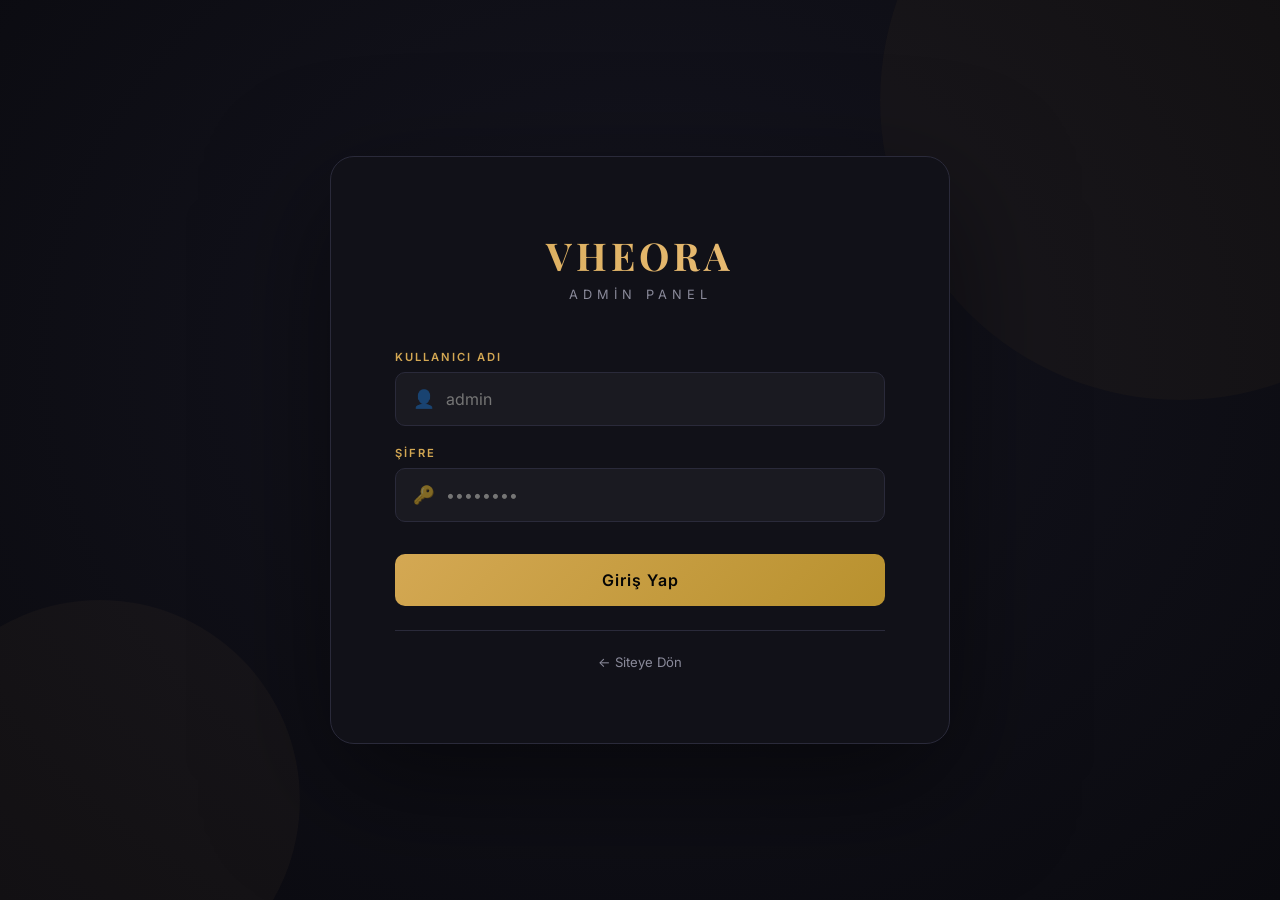
<file: admin/logs.html>
<!DOCTYPE html>
<html lang="tr">
<head>
  <meta charset="UTF-8">
  <meta name="viewport" content="width=device-width, initial-scale=1.0">
  <title>Loglar | VHEORA Admin</title>
  <link rel="preconnect" href="https://fonts.googleapis.com">
  <link href="https://fonts.googleapis.com/css2?family=Inter:wght@400;500;600;700&family=Playfair+Display:wght@600;700&family=Cormorant+Garamond:wght@500;600&display=swap" rel="stylesheet">
  <link rel="stylesheet" href="admin.css?v=2">
</head>
<body>
  <aside class="sidebar" id="sidebar"></aside>
  <div class="main-content">
    <div class="page-header">
      <div>
        <h1 class="page-title">Loglar</h1>
        <p class="page-subtitle">Admin işlem ve ziyaretçi kayıtları.</p>
      </div>
      <div class="action-bar">
        <button class="btn btn-primary btn-sm" onclick="refreshLogs()">🔄 Yenile</button>
      </div>
    </div>

    <div class="tabs" id="logTabs">
      <button class="tab-btn active" data-tab="admin">🛡️ Admin İşlemleri</button>
      <button class="tab-btn" data-tab="visitor">👤 Ziyaretçi Kayıtları</button>
    </div>

    <div class="logs-section" id="adminLogsSection">
      <div class="log-filters">
        <button class="log-filter-btn active" data-action="all">Tümü</button>
        <button class="log-filter-btn" data-action="login">🔑 Giriş</button>
        <button class="log-filter-btn" data-action="logout">🚪 Çıkış</button>
        <button class="log-filter-btn" data-action="delete">🗑️ Silme</button>
        <button class="log-filter-btn" data-action="approve">✅ Onay</button>
      </div>
      <div class="log-table-wrap">
        <table id="adminLogTable">
          <thead>
            <tr>
              <th>Tarih</th>
              <th>Kullanıcı</th>
              <th>İşlem</th>
              <th>IP Adresi</th>
              <th>Cihaz</th>
            </tr>
          </thead>
          <tbody id="adminLogBody"></tbody>
        </table>
      </div>
    </div>

    <div class="logs-section" id="visitorLogsSection" style="display:none">
      <div class="log-table-wrap">
        <table>
          <thead>
            <tr>
              <th>Tarih</th>
              <th>Sayfa</th>
              <th>IP Adresi</th>
              <th>Cihaz</th>
              <th>Referrer</th>
            </tr>
          </thead>
          <tbody id="visitorLogBody"></tbody>
        </table>
      </div>
    </div>
  </div>

  <script>
    const API = window.location.protocol === 'file:' ? 'http://localhost:3001' : '';

    function getToken() {
      const t = localStorage.getItem('vheora_token');
      if (!t) window.location.href = '/admin/';
      return t;
    }

    function logout() {
      localStorage.removeItem('vheora_token');
      window.location.href = '/admin/';
    }

    document.getElementById('sidebar').innerHTML = `
      <div class="sidebar-logo">VHEORA</div>
      <div class="sidebar-sub">Admin Panel</div>
      <nav class="sidebar-nav">
        <a href="/admin/dashboard.html" class="sidebar-link">📊 Dashboard</a>
        <a href="/admin/products.html" class="sidebar-link">💎 Ürünler</a>
        <a href="/admin/messages.html" class="sidebar-link">✉️ Mesajlar</a>
        <a href="/admin/testimonials.html" class="sidebar-link">⭐ Yorumlar</a>
        <a href="/admin/logs.html" class="sidebar-link active">📋 Loglar</a>
        <a href="/" class="sidebar-link">🌐 Siteye Git</a>
      </nav>
      <button class="sidebar-logout" onclick="logout()">🚪 Çıkış Yap</button>
    `;

    document.body.insertAdjacentHTML('afterbegin', '<div class="sidebar-overlay" onclick="closeSidebar()"></div>');
    document.body.insertAdjacentHTML('afterbegin', '<button class="sidebar-toggle" onclick="toggleSidebar()" aria-label="Menuyu ac/kapat">☰</button>');

    function toggleSidebar() {
      document.body.classList.toggle('sidebar-open');
    }

    function closeSidebar() {
      document.body.classList.remove('sidebar-open');
    }

    const token = getToken();

    let currentTab = 'admin';
    let adminLogs = [];

    function formatDate(d) {
      const date = new Date(d + 'Z');
      const now = new Date();
      const diff = now - date;
      if (diff < 60000) return 'Az önce';
      if (diff < 3600000) return Math.floor(diff / 60000) + ' dk önce';
      if (diff < 86400000) return Math.floor(diff / 3600000) + ' saat önce';
      return date.toLocaleDateString('tr-TR', { day: '2-digit', month: '2-digit', year: 'numeric', hour: '2-digit', minute: '2-digit' });
    }

    function formatAction(action) {
      const map = {
        login: '🔑 Giriş',
        logout: '🚪 Çıkış',
        delete_message: '🗑️ Mesaj Silme',
        delete_testimonial: '🗑️ Yorum Silme',
        approve_testimonial: '✅ Yorum Onay',
        delete_product: '🗑️ Ürün Silme',
        update_product: '✏️ Ürün Düzenleme',
        create_product: '➕ Ürün Ekleme',
        read_message: '📩 Mesaj Okundu'
      };
      return map[action] || action;
    }

    function renderAdminLogs(filter = 'all') {
      const body = document.getElementById('adminLogBody');
      const filtered = filter === 'all' ? adminLogs : adminLogs.filter(l => l.action === filter);
      if (!filtered.length) {
        body.innerHTML = '<tr><td colspan="5" class="empty-state"><p>Kayıt bulunamadı.</p></td></tr>';
        return;
      }
      body.innerHTML = filtered.map(l => `
        <tr>
          <td style="white-space:nowrap;font-size:0.82rem;color:var(--gray)">${formatDate(l.created_at)}</td>
          <td><strong>${l.username}</strong></td>
          <td>${formatAction(l.action)}</td>
          <td><span class="ip-address">${l.ip_address || '-'}</span></td>
          <td><span class="device-chip">${l.device_info || '-'}</span></td>
        </tr>
      `).join('');
    }

    async function loadAdminLogs() {
      document.getElementById('adminLogBody').innerHTML = '<tr><td colspan="5" class="loading-spinner">Yükleniyor</td></tr>';
      try {
        const res = await fetch(`${API}/api/admin/logs?limit=200`, { headers: { 'Authorization': 'Bearer ' + token } });
        adminLogs = await res.json();
        renderAdminLogs('all');
      } catch (err) {
        document.getElementById('adminLogBody').innerHTML = '<tr><td colspan="5" class="empty-state"><p>Loglar yüklenemedi.</p></td></tr>';
      }
    }

    async function loadVisitorLogs() {
      document.getElementById('visitorLogBody').innerHTML = '<tr><td colspan="5" class="loading-spinner">Yükleniyor</td></tr>';
      try {
        const res = await fetch(`${API}/api/admin/visitor-logs?limit=200`, { headers: { 'Authorization': 'Bearer ' + token } });
        const logs = await res.json();
        const body = document.getElementById('visitorLogBody');
        if (!logs.length) {
          body.innerHTML = '<tr><td colspan="5" class="empty-state"><p>Henüz ziyaretçi kaydı yok.</p></td></tr>';
          return;
        }
        body.innerHTML = logs.map(l => `
          <tr>
            <td style="white-space:nowrap;font-size:0.82rem;color:var(--gray)">${formatDate(l.created_at)}</td>
            <td><span class="badge badge-gold">${l.page_visited || '-'}</span></td>
            <td><span class="ip-address">${l.ip_address || '-'}</span></td>
            <td><span class="device-chip">${l.device_info || '-'}</span></td>
            <td style="font-size:0.8rem;color:var(--gray)">${l.referrer ? l.referrer.replace(/https?:\/\//,'').split('/')[0] : '-'}</td>
          </tr>
        `).join('');
      } catch (err) {
        document.getElementById('visitorLogBody').innerHTML = '<tr><td colspan="5" class="empty-state"><p>Ziyaretçi logları yüklenemedi.</p></td></tr>';
      }
    }

    function refreshLogs() {
      if (currentTab === 'admin') loadAdminLogs();
      else loadVisitorLogs();
    }

    // Tab switching
    document.querySelectorAll('#logTabs .tab-btn').forEach(btn => {
      btn.addEventListener('click', () => {
        document.querySelectorAll('#logTabs .tab-btn').forEach(b => b.classList.remove('active'));
        btn.classList.add('active');
        currentTab = btn.dataset.tab;
        document.getElementById('adminLogsSection').style.display = currentTab === 'admin' ? 'block' : 'none';
        document.getElementById('visitorLogsSection').style.display = currentTab === 'visitor' ? 'block' : 'none';
        if (currentTab === 'admin' && !adminLogs.length) loadAdminLogs();
        if (currentTab === 'visitor') loadVisitorLogs();
      });
    });

    // Filter buttons
    document.querySelectorAll('.log-filter-btn').forEach(btn => {
      btn.addEventListener('click', () => {
        document.querySelectorAll('.log-filter-btn').forEach(b => b.classList.remove('active'));
        btn.classList.add('active');
        renderAdminLogs(btn.dataset.action);
      });
    });

    loadAdminLogs();
  </script>
</body>
</html>
</file>
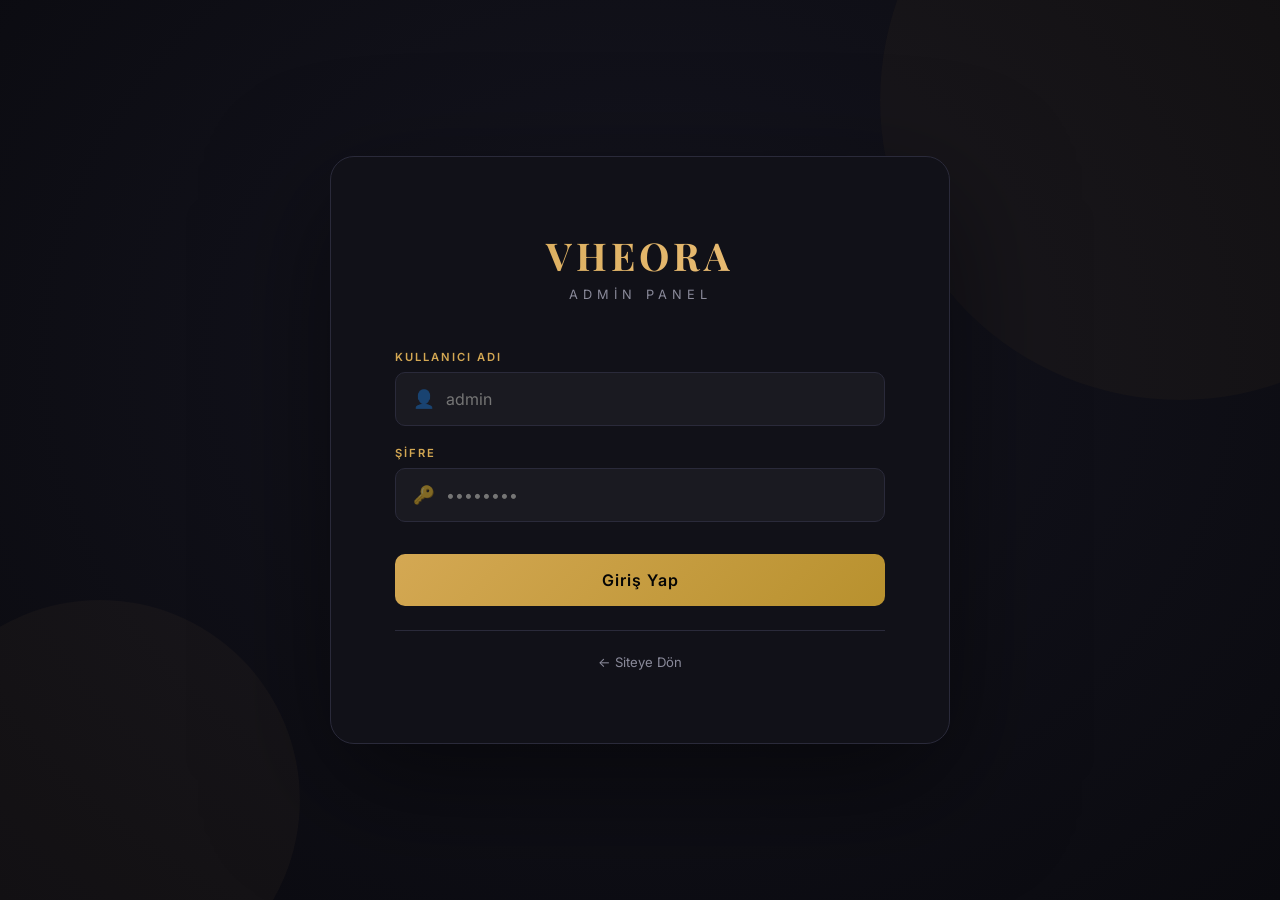
<file: admin/messages.html>
<!DOCTYPE html>
<html lang="tr">
<head>
  <meta charset="UTF-8">
  <meta name="viewport" content="width=device-width, initial-scale=1.0">
  <title>Mesajlar | VHEORA Admin</title>
  <link rel="stylesheet" href="admin.css?v=2">
  <link href="https://fonts.googleapis.com/css2?family=Inter:wght@400;500;600;700&family=Playfair+Display:wght@600;700&family=Cormorant+Garamond:wght@500;600&display=swap" rel="stylesheet">
</head>
<body>
  <aside class="sidebar" id="sidebar"></aside>
  <main class="main-content">
    <div class="page-header">
      <div>
        <h1 class="page-title">Mesajlar</h1>
        <p class="page-subtitle">Iletisim ve teklif talepleri.</p>
      </div>
      <button class="btn btn-primary btn-sm" onclick="exportCSV()">CSV Export</button>
    </div>
    <div class="tabs" id="messageTabs">
      <button class="tab-btn active" data-type="all">Tumu</button>
      <button class="tab-btn" data-type="contact">Iletisim</button>
      <button class="tab-btn" data-type="quote">Teklif</button>
      <button class="tab-btn" data-type="unread">Okunmamis</button>
    </div>
    <div class="table-container" id="messagesContainer">
      <p class="empty-state">Yukleniyor...</p>
    </div>
  </main>

  <script>
    const API = window.location.protocol === 'file:' ? 'http://localhost:3001' : '';
    let currentFilter = 'all';

    function getToken() {
      const t = localStorage.getItem('vheora_token');
      if (!t) window.location.href = '/admin/';
      return t;
    }

    function logout() {
      localStorage.removeItem('vheora_token');
      window.location.href = '/admin/';
    }

    document.getElementById('sidebar').innerHTML = `
      <div class="sidebar-logo">VHEORA</div>
      <div class="sidebar-sub">Admin Panel</div>
      <nav class="sidebar-nav">
        <a href="/admin/dashboard.html" class="sidebar-link">📊 Dashboard</a>
        <a href="/admin/products.html" class="sidebar-link">💎 Urunler</a>
        <a href="/admin/messages.html" class="sidebar-link active">✉️ Mesajlar</a>
        <a href="/admin/testimonials.html" class="sidebar-link">⭐ Yorumlar</a>
        <a href="/admin/logs.html" class="sidebar-link">📋 Loglar</a>
        <a href="/" class="sidebar-link">🌐 Siteye Git</a>
      </nav>
      <button class="sidebar-logout" onclick="logout()">🚪 Cikis Yap</button>
    `;

    document.body.insertAdjacentHTML('afterbegin', '<div class="sidebar-overlay" onclick="closeSidebar()"></div>');
    document.body.insertAdjacentHTML('afterbegin', '<button class="sidebar-toggle" onclick="toggleSidebar()" aria-label="Menuyu ac/kapat">☰</button>');

    function toggleSidebar() {
      document.body.classList.toggle('sidebar-open');
    }

    function closeSidebar() {
      document.body.classList.remove('sidebar-open');
    }

    document.querySelectorAll('.tab-btn').forEach(btn => {
      btn.addEventListener('click', () => {
        document.querySelectorAll('.tab-btn').forEach(b => b.classList.remove('active'));
        btn.classList.add('active');
        currentFilter = btn.dataset.type;
        loadMessages();
      });
    });

    async function markAsRead(id) {
      const token = getToken();
      await fetch(`${API}/api/admin/messages/${id}/read`, {
        method: 'PUT', headers: { 'Authorization': `Bearer ${token}` }
      });
      loadMessages();
    }

    async function deleteMessage(id) {
      if (!confirm('Mesaji sil?')) return;
      const token = getToken();
      await fetch(`${API}/api/admin/messages/${id}`, {
        method: 'DELETE', headers: { 'Authorization': `Bearer ${token}` }
      });
      loadMessages();
    }

    async function loadMessages() {
      const container = document.getElementById('messagesContainer');
      const token = getToken();
      try {
        let url;
        if (currentFilter === 'unread') {
          url = `${API}/api/admin/messages?type=`;
        } else {
          url = currentFilter === 'all' ? `${API}/api/admin/messages` : `${API}/api/admin/messages?type=${currentFilter}`;
        }
        const res = await fetch(url, { headers: { 'Authorization': `Bearer ${token}` } });
        let messages = await res.json();

        if (currentFilter === 'unread') {
          messages = messages.filter(m => !m.is_read);
        }

        if (!messages.length) {
          container.innerHTML = '<p class="empty-state">Henuz mesaj yok.</p>';
          return;
        }

        container.innerHTML = `
          <table>
            <thead><tr><th>Tarih</th><th>Isim</th><th>Iletisim</th><th>Konu/Urun</th><th>Detay</th><th>Tip</th><th>Durum</th><th style="text-align:right;">Islem</th></tr></thead>
            <tbody>
              ${messages.map(m => `
                <tr style="${!m.is_read ? 'background:rgba(212,168,83,0.04);' : ''}">
                  <td style="color:var(--gray);font-size:0.8rem;">${new Date(m.created_at).toLocaleDateString('tr-TR')} ${new Date(m.created_at).toLocaleTimeString('tr-TR', {hour:'2-digit',minute:'2-digit'})}</td>
                  <td style="font-weight:${!m.is_read ? '600' : '400'};">${m.first_name || '-'} ${m.last_name || ''}</td>
                  <td>${m.email || m.phone || '-'}</td>
                  <td>${m.subject || m.product_name || '-'}</td>
                  <td style="max-width:200px;overflow:hidden;text-overflow:ellipsis;white-space:nowrap;color:var(--gray);">${(m.message || '').substring(0, 60)}${(m.message || '').length > 60 ? '...' : ''}</td>
                  <td><span class="badge ${m.type === 'quote' ? 'badge-gold' : 'badge-green'}">${m.type === 'quote' ? 'Teklif' : 'Iletisim'}</span></td>
                  <td><span class="badge ${m.is_read ? 'badge-green' : 'badge-red'}">${m.is_read ? 'Okundu' : 'Yeni'}</span></td>
                  <td style="text-align:right;white-space:nowrap;">
                    ${!m.is_read ? `<button class="btn btn-sm" style="background:var(--green);color:white;" onclick="markAsRead(${m.id})">✓</button>` : ''}
                    <button class="btn btn-sm btn-danger" onclick="deleteMessage(${m.id})">🗑️</button>
                  </td>
                </tr>
              `).join('')}
            </tbody>
          </table>
        `;
      } catch (err) {
        container.innerHTML = '<p class="empty-state">Sunucuya baglanilamadi.</p>';
      }
    }

    async function exportCSV() {
      const token = getToken();
      try {
        const res = await fetch(`${API}/api/admin/messages`, { headers: { 'Authorization': `Bearer ${token}` } });
        const messages = await res.json();
        const headers = 'Tarih,Isim,E-posta,Telefon,Konu/Urun,Mesaj,Tip,Durum\n';
        const rows = messages.map(m => {
          const date = new Date(m.created_at).toLocaleDateString('tr-TR');
          const name = `${m.first_name || ''} ${m.last_name || ''}`.trim();
          const subject = (m.subject || m.product_name || '').replace(/,/g, ' ');
          const msg = (m.message || '').replace(/,/g, ' ').replace(/\n/g, ' ');
          const type = m.type === 'quote' ? 'Teklif' : 'Iletisim';
          const status = m.is_read ? 'Okundu' : 'Yeni';
          return `${date},${name},${m.email || ''},${m.phone || ''},${subject},${msg},${type},${status}`;
        }).join('\n');
        const blob = new Blob([headers + rows], { type: 'text/csv;charset=utf-8;' });
        const a = document.createElement('a');
        a.href = URL.createObjectURL(blob);
        a.download = `vheora-mesajlar-${new Date().toISOString().slice(0,10)}.csv`;
        a.click();
      } catch (err) {
        alert('Export basarisiz');
      }
    }

    loadMessages();
  </script>
</body>
</html>
</file>
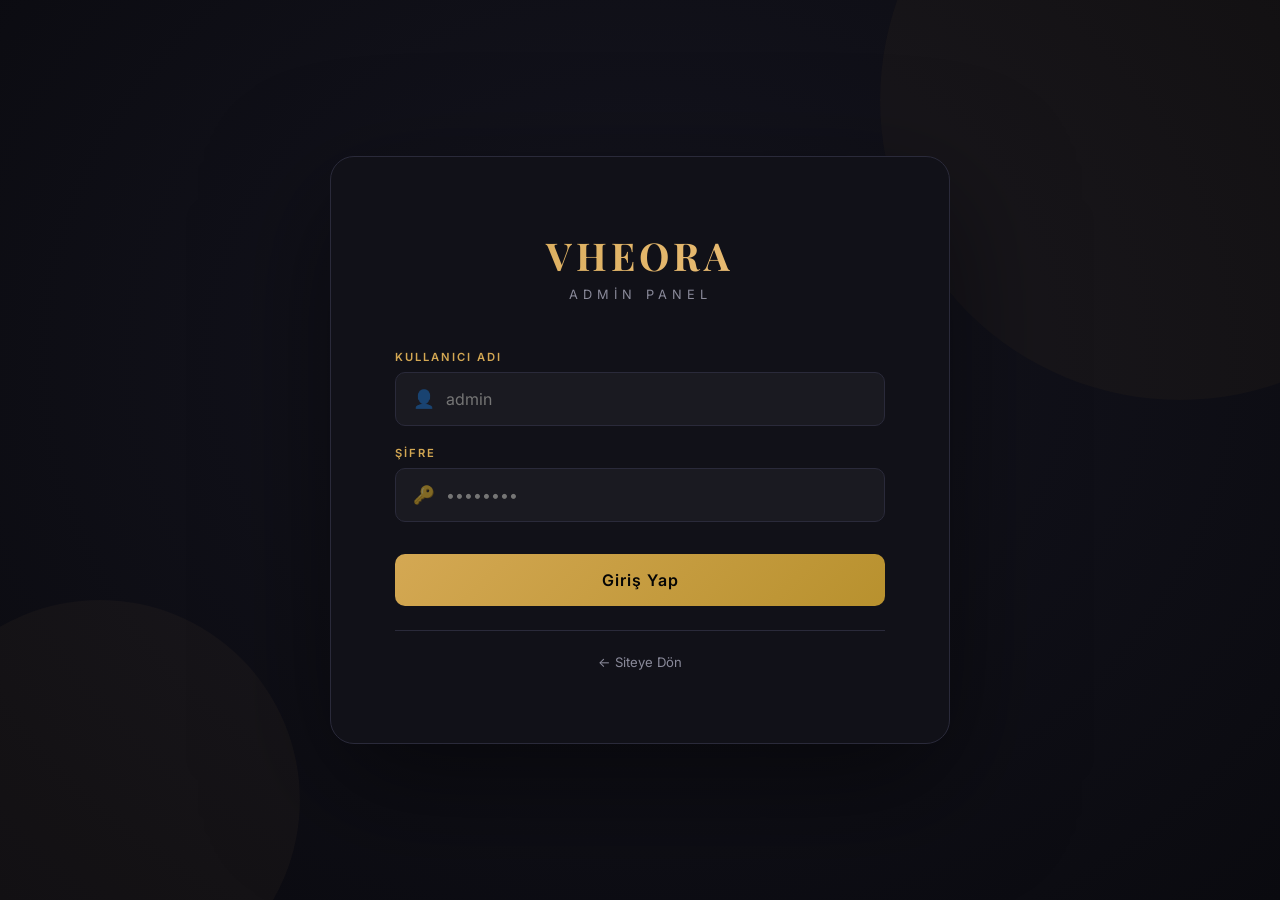
<file: admin/testimonials.html>
<!DOCTYPE html>
<html lang="tr">
<head>
  <meta charset="UTF-8">
  <meta name="viewport" content="width=device-width, initial-scale=1.0">
  <title>Yorumlar | VHEORA Admin</title>
  <link rel="stylesheet" href="admin.css?v=2">
  <link href="https://fonts.googleapis.com/css2?family=Inter:wght@400;500;600;700&family=Playfair+Display:wght@600;700&family=Cormorant+Garamond:wght@500;600&display=swap" rel="stylesheet">
</head>
<body>
  <aside class="sidebar" id="sidebar"></aside>
  <main class="main-content">
    <div class="page-header">
      <div>
        <h1 class="page-title">Yorumlar</h1>
        <p class="page-subtitle">Müşteri yorumlarını yönetin ve onaylayın.</p>
      </div>
    </div>
    <div class="table-container" id="testimonialsContainer">
      <p class="empty-state">Yükleniyor...</p>
    </div>
  </main>

  <script>
    const API = window.location.protocol === 'file:' ? 'http://localhost:3001' : '';

    function getToken() {
      const t = localStorage.getItem('vheora_token');
      if (!t) window.location.href = '/admin/';
      return t;
    }

    document.getElementById('sidebar').innerHTML = `
      <div class="sidebar-logo">VHEORA</div>
      <div class="sidebar-sub">Admin Panel</div>
      <nav class="sidebar-nav">
        <a href="/admin/dashboard.html" class="sidebar-link">📊 Dashboard</a>
        <a href="/admin/products.html" class="sidebar-link">💎 Ürünler</a>
        <a href="/admin/messages.html" class="sidebar-link">✉️ Mesajlar</a>
        <a href="/admin/testimonials.html" class="sidebar-link active">⭐ Yorumlar</a>
        <a href="/admin/logs.html" class="sidebar-link">📋 Loglar</a>
        <a href="/" class="sidebar-link">🌐 Siteye Git</a>
      </nav>
      <button class="sidebar-logout" onclick="logout()">🚪 Çıkış Yap</button>
    `;

    document.body.insertAdjacentHTML('afterbegin', '<div class="sidebar-overlay" onclick="closeSidebar()"></div>');
    document.body.insertAdjacentHTML('afterbegin', '<button class="sidebar-toggle" onclick="toggleSidebar()" aria-label="Menuyu ac/kapat">☰</button>');

    function toggleSidebar() {
      document.body.classList.toggle('sidebar-open');
    }

    function closeSidebar() {
      document.body.classList.remove('sidebar-open');
    }

    function logout() {
      localStorage.removeItem('vheora_token');
      window.location.href = '/admin/';
    }

    async function approveTestimonial(id) {
      const token = getToken();
      await fetch(`${API}/api/admin/testimonials/${id}/approve`, {
        method: 'PUT', headers: { 'Authorization': `Bearer ${token}` }
      });
      loadTestimonials();
    }

    async function deleteTestimonial(id) {
      if (!confirm('Yorumu sil?')) return;
      const token = getToken();
      await fetch(`${API}/api/admin/testimonials/${id}`, {
        method: 'DELETE', headers: { 'Authorization': `Bearer ${token}` }
      });
      loadTestimonials();
    }

    async function loadTestimonials() {
      const container = document.getElementById('testimonialsContainer');
      const token = getToken();
      try {
        const res = await fetch(`${API}/api/admin/testimonials`, { headers: { 'Authorization': `Bearer ${token}` } });
        const testimonials = await res.json();

        if (!testimonials.length) {
          container.innerHTML = '<p class="empty-state">Henüz yorum yok.</p>';
          return;
        }

        container.innerHTML = `
          <table>
            <thead><tr><th>Tarih</th><th>İsim</th><th>Lokasyon</th><th>Yorum</th><th>Puan</th><th>Durum</th><th style="text-align:right;">İşlem</th></tr></thead>
            <tbody>
              ${testimonials.map(t => `
                <tr>
                  <td style="color:var(--gray);font-size:0.8rem;">${new Date(t.created_at).toLocaleDateString('tr-TR')}</td>
                  <td style="font-weight:500;">${t.name}</td>
                  <td style="color:var(--gray);">${t.location || '-'}</td>
                  <td style="max-width:300px;overflow:hidden;text-overflow:ellipsis;white-space:nowrap;color:var(--gray);">${t.text.substring(0, 80)}${t.text.length > 80 ? '...' : ''}</td>
                  <td>${'★'.repeat(t.rating)}</td>
                  <td><span class="badge ${t.is_approved ? 'badge-green' : 'badge-red'}">${t.is_approved ? 'Onaylı' : 'Bekliyor'}</span></td>
                  <td style="text-align:right;">
                    ${!t.is_approved ? `<button class="btn btn-sm btn-primary" onclick="approveTestimonial(${t.id})">✓ Onayla</button>` : ''}
                    <button class="btn btn-sm btn-danger" onclick="deleteTestimonial(${t.id})">🗑️</button>
                  </td>
                </tr>
              `).join('')}
            </tbody>
          </table>
        `;
      } catch (err) {
        container.innerHTML = '<p class="empty-state">Sunucuya bağlanılamadı.</p>';
      }
    }

    loadTestimonials();
  </script>
</body>
</html>
</file>
<file: admin/admin.css>
* { margin: 0; padding: 0; box-sizing: border-box; }

:root {
  --bg: #0a0a0f;
  --surface: #111118;
  --card: #16161f;
  --border: #2a2a3a;
  --gold: #d4a853;
  --gold-light: #f0c27f;
  --white: #f5f5f5;
  --gray: #8a8a9a;
  --gray-light: #b0b0c0;
  --red: #e74c3c;
  --green: #2ecc71;
  --font: 'Inter', -apple-system, sans-serif;
  --font-display: 'Playfair Display', Georgia, serif;
  --font-accent: 'Cormorant Garamond', Georgia, serif;
  --font-emoji: "Apple Color Emoji", "Segoe UI Emoji", "Segoe UI Symbol", "Noto Color Emoji", sans-serif;
  --safe-top: env(safe-area-inset-top, 0px);
  --safe-bottom: env(safe-area-inset-bottom, 0px);
  --safe-left: env(safe-area-inset-left, 0px);
  --safe-right: env(safe-area-inset-right, 0px);
}

body {
  font-family: var(--font), var(--font-emoji);
  background: var(--bg);
  color: var(--white);
  min-height: 100vh;
  min-height: 100dvh;
  display: flex;
}

body {
  font-family: var(--font);
  background: var(--bg);
  color: var(--white);
  min-height: 100vh;
  display: flex;
}

.sidebar {
  width: 280px;
  background: linear-gradient(180deg, var(--surface) 0%, #0e0e15 100%);
  border-right: 1px solid var(--border);
  padding: 28px 20px;
  display: flex;
  flex-direction: column;
  position: fixed;
  top: 0;
  left: 0;
  bottom: 0;
  z-index: 100;
}

.sidebar-logo {
  font-family: var(--font-display);
  font-size: 1.5rem;
  font-weight: 700;
  letter-spacing: 4px;
  background: linear-gradient(135deg, #d4a853, #f0c27f, #d4a853);
  -webkit-background-clip: text;
  -webkit-text-fill-color: transparent;
  background-clip: text;
  margin-bottom: 2px;
  padding: 0 12px;
}

.sidebar-sub {
  font-family: var(--font-accent);
  font-size: 0.6rem;
  letter-spacing: 5px;
  color: var(--gray);
  margin-bottom: 36px;
  text-transform: uppercase;
  padding: 0 12px;
}

.sidebar-nav {
  display: flex;
  flex-direction: column;
  gap: 2px;
  flex: 1;
}

.sidebar-link {
  display: flex;
  align-items: center;
  gap: 12px;
  padding: 11px 16px;
  color: var(--gray);
  text-decoration: none;
  border-radius: 8px;
  font-size: 0.85rem;
  font-weight: 500;
  font-family: var(--font), var(--font-emoji);
  transition: all 0.2s ease;
  position: relative;
}

.sidebar-link:hover {
  background: rgba(212, 168, 83, 0.08);
  color: var(--gold-light);
}

.sidebar-link.active {
  background: rgba(212, 168, 83, 0.12);
  color: var(--gold);
}

.sidebar-link.active::before {
  content: '';
  position: absolute;
  left: -4px;
  top: 50%;
  transform: translateY(-50%);
  width: 3px;
  height: 20px;
  border-radius: 2px;
  background: var(--gold);
  box-shadow: 0 0 8px rgba(212,168,83,0.4);
}

.sidebar-logout {
  padding: 11px 16px;
  color: var(--red);
  cursor: pointer;
  font-size: 0.85rem;
  border-radius: 8px;
  transition: all 0.2s;
  border: none;
  background: none;
  text-align: left;
  font-family: var(--font), var(--font-emoji);
  margin-top: 8px;
}

.sidebar-logout:hover {
  background: rgba(231, 76, 60, 0.1);
  color: #ff6b6b;
}

.main-content {
  margin-left: 280px;
  flex: 1;
  padding: 40px;
  min-height: 100vh;
}

.page-header {
  display: flex;
  justify-content: space-between;
  align-items: flex-start;
  margin-bottom: 36px;
}

.page-title {
  font-family: var(--font-display);
  font-size: 2rem;
  font-weight: 600;
  letter-spacing: 0.5px;
}

.page-subtitle {
  font-family: var(--font-accent);
  color: var(--gray);
  font-size: 0.9rem;
  margin-top: 6px;
}

.cards-grid {
  display: grid;
  grid-template-columns: repeat(auto-fit, minmax(220px, 1fr));
  gap: 20px;
  margin-bottom: 40px;
}

.stat-card {
  padding: 26px 24px;
  background: linear-gradient(145deg, var(--surface), #0e0e15);
  border: 1px solid var(--border);
  border-radius: 14px;
  transition: all 0.3s ease;
  position: relative;
  overflow: hidden;
}

.stat-card::after {
  content: '';
  position: absolute;
  top: 0;
  left: 0;
  right: 0;
  height: 2px;
  background: linear-gradient(90deg, transparent, var(--gold), transparent);
  opacity: 0;
  transition: opacity 0.3s ease;
}

.stat-card:hover::after {
  opacity: 1;
}

.stat-card:hover {
  border-color: rgba(212, 168, 83, 0.3);
  transform: translateY(-2px);
  box-shadow: 0 8px 30px rgba(0,0,0,0.3);
}

.stat-card-value {
  font-family: var(--font-display);
  font-size: 2.4rem;
  font-weight: 700;
  background: linear-gradient(135deg, #d4a853, #f0c27f);
  -webkit-background-clip: text;
  -webkit-text-fill-color: transparent;
  background-clip: text;
  margin-bottom: 6px;
}

.stat-card-label {
  font-size: 0.72rem;
  text-transform: uppercase;
  letter-spacing: 2px;
  color: var(--gray);
}

.btn {
  display: inline-flex;
  align-items: center;
  gap: 8px;
  padding: 10px 24px;
  border-radius: 6px;
  font-size: 0.82rem;
  font-weight: 600;
  cursor: pointer;
  transition: all 0.25s ease;
  border: none;
  font-family: var(--font);
  text-decoration: none;
}

.btn-primary {
  background: linear-gradient(135deg, #d4a853, #b8912e);
  color: #050505;
}

.btn-primary:hover {
  transform: translateY(-2px);
  box-shadow: 0 6px 20px rgba(212, 168, 83, 0.35);
}

.btn-danger {
  background: var(--red);
  color: white;
}

.btn-danger:hover {
  background: #c0392b;
  transform: translateY(-1px);
}

.btn-sm {
  padding: 6px 14px;
  font-size: 0.75rem;
}

.table-container {
  background: var(--surface);
  border: 1px solid var(--border);
  border-radius: 14px;
  overflow: hidden;
}

table {
  width: 100%;
  border-collapse: collapse;
}

th, td {
  padding: 14px 20px;
  text-align: left;
  font-size: 0.88rem;
  border-bottom: 1px solid var(--border);
}

th {
  font-size: 0.68rem;
  text-transform: uppercase;
  letter-spacing: 2px;
  color: var(--gold);
  font-weight: 600;
  background: rgba(212,168,83,0.04);
  position: sticky;
  top: 0;
  z-index: 1;
}

td {
  color: var(--white);
}

tr:last-child td {
  border-bottom: none;
}

tr:hover td {
  background: rgba(212, 168, 83, 0.04);
}

.badge {
  display: inline-block;
  padding: 4px 10px;
  border-radius: 100px;
  font-size: 0.7rem;
  font-weight: 600;
  text-transform: uppercase;
  letter-spacing: 0.3px;
}

.badge-gold {
  background: rgba(212, 168, 83, 0.15);
  color: var(--gold);
}

.badge-green {
  background: rgba(46, 204, 113, 0.15);
  color: var(--green);
}

.badge-red {
  background: rgba(231, 76, 60, 0.15);
  color: var(--red);
}

.modal-overlay {
  position: fixed;
  inset: 0;
  background: rgba(0, 0, 0, 0.7);
  backdrop-filter: blur(6px);
  z-index: 200;
  display: none;
  align-items: center;
  justify-content: center;
  animation: fadeIn 0.2s ease;
}

.modal-overlay.active {
  display: flex;
}

@keyframes fadeIn {
  from { opacity: 0; }
  to { opacity: 1; }
}

.modal {
  background: var(--surface);
  border: 1px solid var(--border);
  border-radius: 16px;
  padding: 36px;
  width: 90%;
  max-width: 600px;
  max-height: 90vh;
  overflow-y: auto;
  animation: slideUp 0.3s ease;
}

@keyframes slideUp {
  from { transform: translateY(20px); opacity: 0; }
  to { transform: translateY(0); opacity: 1; }
}

.modal-title {
  font-family: var(--font-display);
  font-size: 1.4rem;
  margin-bottom: 28px;
}

.form-group {
  margin-bottom: 20px;
}

.form-group label {
  display: block;
  font-size: 0.7rem;
  text-transform: uppercase;
  letter-spacing: 2px;
  color: var(--gold);
  margin-bottom: 8px;
  font-weight: 600;
}

.form-group input,
.form-group textarea,
.form-group select {
  width: 100%;
  padding: 12px 16px;
  background: rgba(255,255,255,0.04);
  border: 1px solid var(--border);
  border-radius: 8px;
  color: var(--white);
  font-size: 0.9rem;
  font-family: var(--font);
  transition: all 0.2s ease;
}

.form-group input:focus,
.form-group textarea:focus,
.form-group select:focus {
  border-color: var(--gold);
  outline: none;
  box-shadow: 0 0 0 3px rgba(212,168,83,0.1);
  background: rgba(212,168,83,0.04);
}

.form-group textarea {
  min-height: 100px;
  resize: vertical;
}

.form-row {
  display: grid;
  grid-template-columns: 1fr 1fr;
  gap: 16px;
}

.form-actions {
  display: flex;
  gap: 12px;
  margin-top: 28px;
  justify-content: flex-end;
}

.login-page {
  display: flex;
  align-items: center;
  justify-content: center;
  width: 100%;
  min-height: 100vh;
  min-height: 100dvh;
  background: radial-gradient(ellipse at 50% 40%, #151520 0%, #0a0a0f 100%);
  position: relative;
  overflow: hidden;
}

.login-bg-shapes {
  position: absolute;
  inset: 0;
  pointer-events: none;
}

.login-shape {
  position: absolute;
  border-radius: 50%;
  opacity: 0.03;
}

.login-shape.shape-1 {
  width: 600px;
  height: 600px;
  background: var(--gold);
  top: -200px;
  right: -200px;
  animation: loginFloat 20s ease-in-out infinite;
}

.login-shape.shape-2 {
  width: 400px;
  height: 400px;
  background: var(--gold-light);
  bottom: -100px;
  left: -100px;
  animation: loginFloat 25s ease-in-out infinite reverse;
}

.login-shape.shape-3 {
  width: 200px;
  height: 200px;
  border: 1px solid var(--gold);
  background: transparent;
  top: 50%;
  left: 50%;
  transform: translate(-50%, -50%);
  animation: loginPulse 8s ease-in-out infinite;
}

@keyframes loginFloat {
  0%, 100% { transform: translate(0, 0); }
  50% { transform: translate(40px, -40px); }
}

@keyframes loginPulse {
  0%, 100% { transform: translate(-50%, -50%) scale(1); opacity: 0.03; }
  50% { transform: translate(-50%, -50%) scale(1.3); opacity: 0.06; }
}

.login-card {
  width: min(90vw, 620px);
  padding: 72px 64px;
  background: var(--surface);
  border: 1px solid var(--border);
  border-radius: 24px;
  box-shadow: 0 40px 120px rgba(0,0,0,0.5);
  animation: slideUp 0.5s ease;
  position: relative;
  z-index: 1;
}

.login-logo {
  text-align: center;
  margin-bottom: 48px;
}

.login-logo h1 {
  font-family: var(--font-display);
  font-size: 2.4rem;
  background: linear-gradient(135deg, #d4a853, #f0c27f);
  -webkit-background-clip: text;
  -webkit-text-fill-color: transparent;
  background-clip: text;
  letter-spacing: 4px;
}

.login-logo p {
  color: var(--gray);
  font-size: 0.8rem;
  text-transform: uppercase;
  letter-spacing: 5px;
  margin-top: 6px;
}

.login-input-wrap {
  position: relative;
  display: flex;
  align-items: center;
}

.login-input-icon {
  position: absolute;
  left: 18px;
  font-size: 1.1rem;
  opacity: 0.45;
  pointer-events: none;
  z-index: 1;
  line-height: 1;
}

.login-input-wrap input {
  padding: 16px 18px 16px 50px !important;
  font-size: 1rem !important;
  border-radius: 10px !important;
}

.btn-login {
  width: 100%;
  justify-content: center;
  margin-top: 12px;
  padding: 16px 24px;
  font-size: 1rem;
  letter-spacing: 1px;
  position: relative;
  border-radius: 10px;
}

.btn-login:disabled {
  opacity: 0.7;
  cursor: not-allowed;
  transform: none !important;
}

.btn-spinner {
  display: none;
  width: 16px;
  height: 16px;
  border: 2px solid rgba(0,0,0,0.15);
  border-top-color: #050505;
  border-radius: 50%;
  animation: spin 0.6s linear infinite;
  margin-left: 8px;
}

@keyframes spin {
  to { transform: rotate(360deg); }
}

.login-footer {
  text-align: center;
  margin-top: 24px;
  padding-top: 20px;
  border-top: 1px solid var(--border);
}

.login-back-link {
  color: var(--gray);
  font-size: 0.82rem;
  text-decoration: none;
  transition: color 0.2s;
}

.login-back-link:hover {
  color: var(--gold);
}

.alert {
  padding: 12px 16px;
  border-radius: 8px;
  font-size: 0.85rem;
  margin-bottom: 16px;
}

.alert-error {
  background: rgba(231, 76, 60, 0.1);
  color: var(--red);
  border: 1px solid rgba(231, 76, 60, 0.2);
}

.alert-success {
  background: rgba(46, 204, 113, 0.1);
  color: var(--green);
  border: 1px solid rgba(46, 204, 113, 0.2);
}

.empty-state {
  text-align: center;
  padding: 60px 20px;
  color: var(--gray);
}

.empty-state p {
  font-size: 1rem;
  margin-bottom: 8px;
}

.product-thumb {
  width: 50px;
  height: 50px;
  object-fit: cover;
  border-radius: 8px;
  background: #000;
}

.login-error {
  color: var(--red);
  font-size: 0.85rem;
  margin-bottom: 16px;
  display: none;
}

.tabs {
  display: flex;
  gap: 4px;
  margin-bottom: 24px;
  background: var(--surface);
  padding: 4px;
  border-radius: 8px;
  border: 1px solid var(--border);
  display: inline-flex;
}

.tab-btn {
  padding: 8px 16px;
  border: none;
  background: none;
  color: var(--gray);
  font-size: 0.78rem;
  font-weight: 500;
  cursor: pointer;
  border-radius: 6px;
  transition: all 0.2s;
  font-family: var(--font);
  white-space: nowrap;
}

.tab-btn:hover {
  color: var(--gold-light);
}

.tab-btn.active {
  background: rgba(212, 168, 83, 0.15);
  color: var(--gold);
}

/* Charts */
.charts-row {
  display: grid;
  grid-template-columns: 1fr 1fr;
  gap: 24px;
  margin-bottom: 24px;
}

.chart-card {
  background: var(--surface);
  border: 1px solid var(--border);
  border-radius: 14px;
  padding: 24px;
  transition: border-color 0.3s ease;
}

.chart-card:hover {
  border-color: rgba(212, 168, 83, 0.2);
}

.chart-title {
  font-family: var(--font-display);
  font-size: 1rem;
  margin-bottom: 16px;
  color: var(--white);
}

.chart-card canvas {
  width: 100% !important;
  height: 250px !important;
}

/* Sidebar toggle for mobile */
.sidebar-toggle {
  display: none;
  background: var(--surface);
  border: 1px solid var(--border);
  color: var(--gold);
  font-size: 1.5rem;
  cursor: pointer;
  padding: 8px 12px;
  border-radius: 8px;
  position: fixed;
  top: calc(16px + var(--safe-top));
  left: calc(16px + var(--safe-left));
  z-index: 300;
  transition: all 0.3s ease;
  font-family: var(--font), var(--font-emoji);
  line-height: 1;
}

.sidebar-toggle:hover {
  border-color: var(--gold);
  background: rgba(212,168,83,0.1);
}

body.sidebar-open .sidebar-toggle {
  left: 280px;
}

/* Sidebar backdrop overlay */
.sidebar-overlay {
  display: none;
  position: fixed;
  inset: 0;
  background: rgba(0,0,0,0.6);
  backdrop-filter: blur(4px);
  -webkit-backdrop-filter: blur(4px);
  z-index: 150;
}

body.sidebar-open .sidebar-overlay {
  display: block;
}

/* ========== LAYOUT ROWS ========== */
.action-bar {
  display: flex;
  gap: 12px;
  align-items: center;
  flex-wrap: wrap;
}

.action-bar .search-input {
  padding: 8px 14px;
  background: rgba(255,255,255,0.04);
  border: 1px solid var(--border);
  border-radius: 8px;
  color: var(--white);
  font-size: 0.85rem;
  font-family: var(--font);
  min-width: 220px;
  transition: all 0.2s;
}

.action-bar .search-input:focus {
  border-color: var(--gold);
  outline: none;
  box-shadow: 0 0 0 3px rgba(212,168,83,0.1);
}

.action-bar .search-input::placeholder {
  color: var(--gray);
}

/* ========== LOGS PAGE ========== */
.logs-section {
  margin-top: 4px;
}

.log-filters {
  display: flex;
  gap: 8px;
  flex-wrap: wrap;
  align-items: center;
  margin-bottom: 20px;
}

.log-filter-btn {
  padding: 6px 14px;
  border: 1px solid var(--border);
  background: transparent;
  color: var(--gray);
  border-radius: 6px;
  font-size: 0.78rem;
  cursor: pointer;
  transition: all 0.2s;
  font-family: var(--font);
}

.log-filter-btn:hover {
  border-color: var(--gold);
  color: var(--gold-light);
}

.log-filter-btn.active {
  border-color: var(--gold);
  background: rgba(212,168,83,0.12);
  color: var(--gold);
}

.log-detail {
  font-size: 0.8rem;
  color: var(--gray-light);
  line-height: 1.5;
}

.log-detail strong {
  color: var(--white);
}

.log-table-wrap {
  max-height: 65vh;
  overflow-y: auto;
  border-radius: 14px;
  border: 1px solid var(--border);
}

.log-table-wrap table th {
  position: sticky;
  top: 0;
  z-index: 2;
}

.device-chip {
  display: inline-flex;
  align-items: center;
  gap: 4px;
  font-size: 0.72rem;
  padding: 2px 8px;
  border-radius: 4px;
  background: rgba(212,168,83,0.08);
  color: var(--gray-light);
  letter-spacing: 0.2px;
}

.ip-address {
  font-family: 'SF Mono', 'Consolas', 'Courier New', monospace;
  font-size: 0.78rem;
  color: var(--gray-light);
  background: rgba(255,255,255,0.03);
  padding: 2px 8px;
  border-radius: 4px;
}

.text-muted {
  color: var(--gray);
  font-size: 0.82rem;
}

.loading-spinner {
  text-align: center;
  padding: 40px;
  color: var(--gray);
  font-size: 0.9rem;
}

.loading-spinner::after {
  content: '...';
  animation: dots 1.5s infinite;
}

@keyframes dots {
  0%, 20% { content: '.'; }
  40% { content: '..'; }
  60%, 100% { content: '...'; }
}

/* Widget card for dashboard */
.widget-card {
  background: var(--surface);
  border: 1px solid var(--border);
  border-radius: 14px;
  padding: 24px;
  transition: border-color 0.3s ease;
}

.widget-card:hover {
  border-color: rgba(212, 168, 83, 0.2);
}

.widget-title {
  font-family: 'Playfair Display', Georgia, serif;
  font-size: 1rem;
  margin-bottom: 16px;
  color: var(--white);
  display: flex;
  align-items: center;
  justify-content: space-between;
}

.widget-title .widget-link {
  font-family: var(--font);
  font-size: 0.72rem;
  color: var(--gold);
  text-decoration: none;
  font-weight: 500;
  text-transform: uppercase;
  letter-spacing: 1px;
}

.widget-title .widget-link:hover {
  color: var(--gold-light);
}

.widget-item {
  display: flex;
  align-items: center;
  gap: 12px;
  padding: 10px 0;
  border-bottom: 1px solid rgba(42,42,58,0.5);
}

.widget-item:last-child {
  border-bottom: none;
}

.widget-item-icon {
  width: 32px;
  height: 32px;
  border-radius: 50%;
  display: flex;
  align-items: center;
  justify-content: center;
  font-size: 0.8rem;
  flex-shrink: 0;
}

.widget-item-icon.login {
  background: rgba(212,168,83,0.15);
  color: var(--gold);
}

.widget-item-icon.action {
  background: rgba(46,204,113,0.15);
  color: var(--green);
}

.widget-item-info {
  flex: 1;
  min-width: 0;
}

.widget-item-info .wi-top {
  font-size: 0.82rem;
  color: var(--white);
  font-weight: 500;
  margin-bottom: 2px;
}

.widget-item-info .wi-bottom {
  font-size: 0.72rem;
  color: var(--gray);
}

.widget-item-time {
  font-size: 0.68rem;
  color: var(--gray);
  white-space: nowrap;
}

@media (max-width: 768px) {
  .sidebar {
    width: 280px;
    transform: translateX(-100%);
    transition: transform 0.3s ease;
    z-index: 200;
    padding-top: calc(20px + var(--safe-top));
  }

  body.sidebar-open .sidebar {
    transform: translateX(0);
  }

  .sidebar-toggle {
    display: block;
  }

  .main-content {
    margin-left: 0;
    padding: calc(20px + var(--safe-top)) 20px calc(20px + var(--safe-bottom));
  }

  .main-content .page-header:first-child {
    padding-left: 48px;
  }

  .cards-grid {
    grid-template-columns: 1fr 1fr;
  }

  .charts-row {
    grid-template-columns: 1fr;
  }

  .form-row {
    grid-template-columns: 1fr;
  }

  .action-bar .search-input {
    min-width: 140px;
    width: 100%;
  }

  .action-bar {
    flex-direction: column;
    align-items: stretch;
  }

  .log-table-wrap {
    max-height: 50vh;
    overflow-x: auto;
    -webkit-overflow-scrolling: touch;
  }

  .log-table-wrap table {
    min-width: 700px;
  }

  .table-container {
    overflow-x: auto;
    -webkit-overflow-scrolling: touch;
  }

  .table-container table {
    min-width: 600px;
  }

  .tabs {
    overflow-x: auto;
    -webkit-overflow-scrolling: touch;
    white-space: nowrap;
    flex-wrap: nowrap;
    padding-bottom: 4px;
  }

  .widget-card {
    margin-top: 20px;
  }
}

@media (max-width: 480px) {
  .sidebar {
    width: 100%;
    max-width: 320px;
  }

  body.sidebar-open .sidebar-toggle {
    left: 320px;
  }

  .cards-grid {
    grid-template-columns: 1fr;
  }

  .main-content {
    padding: calc(12px + var(--safe-top)) 12px calc(12px + var(--safe-bottom));
  }

  .main-content .page-header:first-child {
    padding-left: 44px;
  }

  .page-header {
    flex-direction: column;
    gap: 12px;
  }

  .charts-row {
    grid-template-columns: 1fr;
    gap: 16px;
  }

  .chart-card {
    padding: 16px;
  }

  .chart-card canvas {
    max-height: 200px;
  }

  .stat-card {
    padding: 16px;
  }

  .stat-card-value {
    font-size: 1.8rem;
  }

  .table-container {
    padding: 0;
    border-radius: 8px;
  }

  .table-container table {
    font-size: 0.75rem;
  }

  .table-container th,
  .table-container td {
    padding: 8px 10px;
  }

  .btn {
    font-size: 0.8rem;
    padding: 8px 16px;
  }

  .log-filters {
    gap: 4px;
  }

  .log-filter-btn {
    padding: 4px 10px;
    font-size: 0.75rem;
  }

  .log-table-wrap table {
    font-size: 0.75rem;
  }

  .log-table-wrap th,
  .log-table-wrap td {
    padding: 6px 8px;
  }

  .modal {
    padding: 20px;
    margin: 10px;
    width: calc(100% - 20px);
  }

  .modal-title {
    font-size: 1.1rem;
  }
}

/* ========== LOGIN RESPONSIVE ========== */
@media (max-width: 768px) {
  .login-page {
    padding: 20px;
    background: radial-gradient(ellipse at 50% 30%, #151520 0%, #0a0a0f 100%);
  }

  .login-card {
    padding: 40px 36px;
    max-width: 460px;
  }

  .login-logo {
    margin-bottom: 36px;
  }

  .login-logo h1 {
    font-size: 1.8rem;
  }

  .login-shape.shape-1 {
    width: 300px;
    height: 300px;
    top: -100px;
    right: -100px;
  }

  .login-shape.shape-2 {
    width: 250px;
    height: 250px;
    bottom: -80px;
    left: -80px;
  }

  .login-shape.shape-3 {
    display: none;
  }
}

@media (max-width: 480px) {
  .login-page {
    padding: 0;
    align-items: flex-start;
  }

  .login-card {
    max-width: 100%;
    min-height: 100vh;
    min-height: 100dvh;
    border-radius: 0;
    border-left: none;
    border-right: none;
    border-top: none;
    padding: 40px 28px 28px;
    box-shadow: none;
    display: flex;
    flex-direction: column;
    justify-content: center;
  }

  .login-logo {
    margin-bottom: 28px;
  }

  .login-logo h1 {
    font-size: 1.5rem;
  }

  .login-bg-shapes {
    display: none;
  }

  .btn-login {
    padding: 16px 24px;
    font-size: 1rem;
  }

  .login-input-wrap input {
    padding: 14px 16px 14px 46px !important;
    font-size: 0.95rem !important;
  }

  .login-input-icon {
    left: 16px;
    font-size: 1rem;
  }

  .login-footer {
    margin-top: 32px;
  }
}
</file>
<file: style.css>
/* ========================================
   VHEORA.CO — Global Luxury Jewelry Brand
   Design System & Styles
   ======================================== */

/* ---------- Google Fonts Import ---------- */
@import url('https://fonts.googleapis.com/css2?family=Playfair+Display:ital,wght@0,400;0,500;0,600;0,700;0,800;0,900;1,400;1,500;1,600;1,700&family=Inter:wght@300;400;500;600;700&family=Cormorant+Garamond:ital,wght@0,300;0,400;0,500;0,600;0,700;1,300;1,400&display=swap');

/* ---------- CSS Custom Properties ---------- */
:root {
  /* Colors */
  --color-black: #050505;
  --color-dark: #0a0a0f;
  --color-dark-surface: #111118;
  --color-dark-card: #16161f;
  --color-dark-border: #2a2a3a;
  --color-gold: #d4a853;
  --color-gold-light: #f0c27f;
  --color-gold-dark: #b8912e;
  --color-amber: #e8b94a;
  --color-white: #f5f5f5;
  --color-white-soft: #e0e0e0;
  --color-gray: #8a8a9a;
  --color-accent-blue: #4fc3f7;

  /* Gradients */
  --gradient-gold: linear-gradient(135deg, #d4a853 0%, #f0c27f 50%, #d4a853 100%);
  --gradient-gold-horizontal: linear-gradient(90deg, #b8912e, #f0c27f, #d4a853);
  --gradient-dark: linear-gradient(180deg, #0a0a0f 0%, #111118 100%);
  --gradient-hero: linear-gradient(135deg, #0a0a0f 0%, #12121e 40%, #1a1528 100%);
  --gradient-card: linear-gradient(145deg, rgba(22, 22, 31, 0.8), rgba(10, 10, 15, 0.9));
  --gradient-glass: linear-gradient(135deg, rgba(212, 168, 83, 0.08), rgba(255, 255, 255, 0.03));

  /* Typography */
  --font-display: 'Playfair Display', Georgia, serif;
  --font-body: 'Inter', -apple-system, sans-serif;
  --font-accent: 'Cormorant Garamond', Georgia, serif;

  /* Spacing */
  --section-padding: 120px 0;
  --container-width: 1200px;
  --container-padding: 0 24px;
  --nav-offset: 88px;

  /* Transitions */
  --transition-fast: 0.2s cubic-bezier(0.4, 0, 0.2, 1);
  --transition-base: 0.4s cubic-bezier(0.4, 0, 0.2, 1);
  --transition-slow: 0.7s cubic-bezier(0.4, 0, 0.2, 1);
  --transition-spring: 0.6s cubic-bezier(0.34, 1.56, 0.64, 1);

  /* Borders */
  --border-gold: 1px solid rgba(212, 168, 83, 0.2);
  --border-subtle: 1px solid rgba(255, 255, 255, 0.06);

  /* Shadows */
  --shadow-gold: 0 4px 30px rgba(212, 168, 83, 0.15);
  --shadow-card: 0 8px 40px rgba(0, 0, 0, 0.4);
  --shadow-elevated: 0 20px 60px rgba(0, 0, 0, 0.5);
}

/* ---------- Reset & Base ---------- */
*,
*::before,
*::after {
  margin: 0;
  padding: 0;
  box-sizing: border-box;
}

html {
  scroll-behavior: smooth;
  font-size: 16px;
  -webkit-font-smoothing: antialiased;
  -moz-osx-font-smoothing: grayscale;
  -webkit-text-size-adjust: 100%;
  text-size-adjust: 100%;
}

body {
  font-family: var(--font-body);
  background-color: var(--color-dark);
  color: var(--color-white);
  line-height: 1.7;
  overflow-x: hidden;
}

a {
  text-decoration: none;
  color: inherit;
  transition: color var(--transition-fast);
  -webkit-tap-highlight-color: rgba(212, 168, 83, 0.15);
}

img {
  max-width: 100%;
  height: auto;
  display: block;
}

ul, ol {
  list-style: none;
}

button {
  cursor: pointer;
  border: none;
  outline: none;
  font-family: var(--font-body);
  -webkit-tap-highlight-color: transparent;
  touch-action: manipulation;
}

input, textarea, select {
  font-family: var(--font-body);
  outline: none;
  border: none;
}

section[id] {
  scroll-margin-top: var(--nav-offset);
}

/* ---------- Utility Classes ---------- */
.container {
  max-width: var(--container-width);
  margin: 0 auto;
  padding: var(--container-padding);
}

.section-label {
  display: inline-flex;
  align-items: center;
  gap: 12px;
  font-family: var(--font-body);
  font-size: 0.75rem;
  font-weight: 600;
  letter-spacing: 4px;
  text-transform: uppercase;
  color: var(--color-gold);
  margin-bottom: 24px;
}

.section-label::before {
  content: '';
  display: block;
  width: 40px;
  height: 1px;
  background: var(--gradient-gold);
}

.section-title {
  font-family: var(--font-display);
  font-size: clamp(2.2rem, 5vw, 3.8rem);
  font-weight: 600;
  line-height: 1.15;
  color: var(--color-white);
  margin-bottom: 24px;
}

.section-title .gold {
  background: var(--gradient-gold);
  -webkit-background-clip: text;
  -webkit-text-fill-color: transparent;
  background-clip: text;
}

.section-subtitle {
  font-family: var(--font-body);
  font-size: 1.05rem;
  color: var(--color-gray);
  line-height: 1.8;
  max-width: 560px;
}

.gold-divider {
  width: 60px;
  height: 2px;
  background: var(--gradient-gold);
  margin: 32px 0;
  border-radius: 2px;
}

/* ---------- Scroll Reveal Animations ---------- */
.reveal {
  opacity: 0;
  transform: translateY(40px);
  transition: opacity 0.8s cubic-bezier(0.4, 0, 0.2, 1), transform 0.8s cubic-bezier(0.4, 0, 0.2, 1);
}

.reveal.revealed {
  opacity: 1;
  transform: translateY(0);
}

.reveal-left {
  opacity: 0;
  transform: translateX(-50px);
  transition: opacity 0.8s cubic-bezier(0.4, 0, 0.2, 1), transform 0.8s cubic-bezier(0.4, 0, 0.2, 1);
}

.reveal-left.revealed {
  opacity: 1;
  transform: translateX(0);
}

.reveal-right {
  opacity: 0;
  transform: translateX(50px);
  transition: opacity 0.8s cubic-bezier(0.4, 0, 0.2, 1), transform 0.8s cubic-bezier(0.4, 0, 0.2, 1);
}

.reveal-right.revealed {
  opacity: 1;
  transform: translateX(0);
}

.reveal-scale {
  opacity: 0;
  transform: scale(0.9);
  transition: opacity 0.8s cubic-bezier(0.4, 0, 0.2, 1), transform 0.8s cubic-bezier(0.4, 0, 0.2, 1);
}

.reveal-scale.revealed {
  opacity: 1;
  transform: scale(1);
}

/* ---------- Navigation ---------- */
.navbar {
  position: fixed;
  top: 0;
  left: 0;
  right: 0;
  z-index: 1000;
  padding: 20px 0;
  padding-top: max(20px, env(safe-area-inset-top));
  transition: all var(--transition-base);
}

.navbar.scrolled {
  padding: 12px 0;
  background: rgba(5, 5, 5, 0.85);
  backdrop-filter: blur(20px) saturate(180%);
  -webkit-backdrop-filter: blur(20px) saturate(180%);
  border-bottom: var(--border-gold);
}

.navbar .container {
  display: flex;
  justify-content: space-between;
  align-items: center;
}

.nav-logo {
  font-family: var(--font-display);
  font-size: 1.6rem;
  font-weight: 700;
  letter-spacing: 3px;
  background: var(--gradient-gold);
  -webkit-background-clip: text;
  -webkit-text-fill-color: transparent;
  background-clip: text;
}

.nav-logo span {
  font-weight: 400;
  font-size: 0.7rem;
  letter-spacing: 5px;
  display: block;
  text-align: center;
  margin-top: -4px;
  background: linear-gradient(90deg, var(--color-gray), var(--color-white-soft));
  -webkit-background-clip: text;
  -webkit-text-fill-color: transparent;
  background-clip: text;
}

.nav-links {
  display: flex;
  gap: 40px;
  align-items: center;
}

.nav-links a {
  font-size: 0.82rem;
  font-weight: 500;
  letter-spacing: 2px;
  text-transform: uppercase;
  color: var(--color-white-soft);
  position: relative;
  padding: 4px 0;
}

.nav-links a::after {
  content: '';
  position: absolute;
  bottom: -2px;
  left: 0;
  width: 0;
  height: 1.5px;
  background: var(--gradient-gold);
  transition: width var(--transition-base);
}

.nav-links a:hover {
  color: var(--color-gold);
}

.nav-links a:hover::after,
.nav-links a.active-link::after {
  width: 100%;
}

.nav-links a.active-link {
  color: var(--color-gold);
}

.nav-cta {
  padding: 10px 28px !important;
  background: transparent !important;
  border: 1px solid var(--color-gold) !important;
  color: var(--color-gold) !important;
  border-radius: 2px;
  font-size: 0.78rem !important;
  letter-spacing: 2px !important;
  text-transform: uppercase;
  transition: all var(--transition-base) !important;
}

.nav-cta:hover {
  background: var(--color-gold) !important;
  color: var(--color-dark) !important;
}

.nav-cta::after {
  display: none !important;
}

/* Mobile Menu Toggle */
.menu-toggle {
  display: none;
  flex-direction: column;
  justify-content: center;
  gap: 6px;
  background: none;
  padding: 10px;
  min-width: 44px;
  min-height: 44px;
  z-index: 1002;
  touch-action: manipulation;
}

.menu-toggle span {
  display: block;
  width: 28px;
  height: 2px;
  background: var(--color-gold);
  transition: all var(--transition-base);
  border-radius: 1px;
}

.menu-toggle.active span:nth-child(1) {
  transform: rotate(45deg) translate(6px, 6px);
}

.menu-toggle.active span:nth-child(2) {
  opacity: 0;
}

.menu-toggle.active span:nth-child(3) {
  transform: rotate(-45deg) translate(6px, -5px);
}

/* ---------- HERO SECTION ---------- */
.hero {
  position: relative;
  min-height: 100vh;
  display: flex;
  align-items: center;
  background: var(--gradient-hero);
  overflow: hidden;
}

.hero::before {
  content: '';
  position: absolute;
  top: -50%;
  right: -20%;
  width: 800px;
  height: 800px;
  background: radial-gradient(circle, rgba(212, 168, 83, 0.06) 0%, transparent 70%);
  animation: pulse-glow 6s ease-in-out infinite;
}

.hero::after {
  content: '';
  position: absolute;
  bottom: -30%;
  left: -10%;
  width: 600px;
  height: 600px;
  background: radial-gradient(circle, rgba(79, 195, 247, 0.03) 0%, transparent 70%);
  animation: pulse-glow 8s ease-in-out 2s infinite;
}

@keyframes pulse-glow {
  0%, 100% { transform: scale(1); opacity: 0.5; }
  50% { transform: scale(1.15); opacity: 1; }
}

.hero-canvas {
  position: absolute;
  top: 0;
  left: 0;
  width: 100%;
  height: 100%;
  z-index: 1;
  pointer-events: none;
}

.hero .container {
  position: relative;
  z-index: 2;
  display: grid;
  grid-template-columns: 1fr 1fr;
  gap: 60px;
  align-items: center;
  min-height: 100vh;
  padding-top: 100px;
  padding-bottom: 60px;
}

.hero-content {
  max-width: 580px;
}

.hero-badge {
  display: inline-flex;
  align-items: center;
  gap: 10px;
  padding: 8px 20px;
  background: rgba(212, 168, 83, 0.08);
  border: 1px solid rgba(212, 168, 83, 0.2);
  border-radius: 100px;
  font-size: 0.72rem;
  font-weight: 600;
  letter-spacing: 3px;
  text-transform: uppercase;
  color: var(--color-gold);
  margin-bottom: 32px;
  animation: fadeInUp 1s 0.3s both;
}

.hero-badge .dot {
  width: 6px;
  height: 6px;
  border-radius: 50%;
  background: var(--color-gold);
  animation: blink 2s infinite;
}

@keyframes blink {
  0%, 100% { opacity: 1; }
  50% { opacity: 0.3; }
}

.hero-title {
  font-family: var(--font-display);
  font-size: clamp(3rem, 6vw, 5rem);
  font-weight: 700;
  line-height: 1.08;
  margin-bottom: 28px;
  animation: fadeInUp 1s 0.5s both;
}

.hero-title .line {
  display: block;
}

.hero-title .gold-text {
  background: var(--gradient-gold);
  -webkit-background-clip: text;
  -webkit-text-fill-color: transparent;
  background-clip: text;
}

.hero-title .italic {
  font-style: italic;
  font-family: var(--font-accent);
  font-weight: 300;
  color: var(--color-white-soft);
}

.hero-description {
  font-size: 1.05rem;
  color: var(--color-gray);
  line-height: 1.8;
  margin-bottom: 44px;
  max-width: 460px;
  animation: fadeInUp 1s 0.7s both;
}

.hero-buttons {
  display: flex;
  gap: 20px;
  align-items: center;
  animation: fadeInUp 1s 0.9s both;
}

.btn-primary {
  display: inline-flex;
  align-items: center;
  gap: 12px;
  padding: 16px 40px;
  background: var(--gradient-gold);
  color: var(--color-dark);
  font-size: 0.82rem;
  font-weight: 700;
  letter-spacing: 2px;
  text-transform: uppercase;
  border-radius: 2px;
  transition: all var(--transition-base);
  position: relative;
  overflow: hidden;
}

.btn-primary::before {
  content: '';
  position: absolute;
  top: 0;
  left: -100%;
  width: 100%;
  height: 100%;
  background: linear-gradient(90deg, transparent, rgba(255, 255, 255, 0.3), transparent);
  transition: left 0.6s;
}

.btn-primary:hover::before {
  left: 100%;
}

.btn-primary:hover {
  transform: translateY(-2px);
  box-shadow: var(--shadow-gold);
}

.btn-secondary {
  display: inline-flex;
  align-items: center;
  gap: 10px;
  padding: 16px 32px;
  background: transparent;
  border: 1px solid rgba(255, 255, 255, 0.15);
  color: var(--color-white-soft);
  font-size: 0.82rem;
  font-weight: 500;
  letter-spacing: 2px;
  text-transform: uppercase;
  border-radius: 2px;
  transition: all var(--transition-base);
}

.btn-secondary:hover {
  border-color: var(--color-gold);
  color: var(--color-gold);
  transform: translateY(-2px);
}

.hero-visual {
  position: relative;
  display: flex;
  justify-content: center;
  align-items: center;
  animation: fadeInRight 1.2s 0.6s both;
}

.hero-image-wrapper {
  position: relative;
  width: 100%;
  max-width: 520px;
}

.hero-image-wrapper img {
  width: 100%;
  border-radius: 4px;
  position: relative;
  z-index: 2;
}

.hero-image-wrapper::before {
  content: '';
  position: absolute;
  top: -20px;
  right: -20px;
  width: 100%;
  height: 100%;
  border: 1px solid rgba(212, 168, 83, 0.15);
  border-radius: 4px;
  z-index: 1;
}

.hero-image-wrapper::after {
  content: '';
  position: absolute;
  bottom: -30px;
  left: 50%;
  transform: translateX(-50%);
  width: 80%;
  height: 40px;
  background: radial-gradient(ellipse, rgba(212, 168, 83, 0.15), transparent);
  filter: blur(15px);
  z-index: 0;
}

.hero-float-card {
  position: absolute;
  z-index: 3;
  padding: 16px 24px;
  background: rgba(22, 22, 31, 0.85);
  backdrop-filter: blur(20px);
  border: var(--border-gold);
  border-radius: 8px;
  animation: float 4s ease-in-out infinite;
}

.hero-float-card.card-1 {
  bottom: 40px;
  left: -40px;
  animation-delay: 0s;
}

.hero-float-card.card-2 {
  top: 60px;
  right: -30px;
  animation-delay: 1.5s;
}

.float-card-label {
  font-size: 0.65rem;
  font-weight: 600;
  letter-spacing: 2px;
  text-transform: uppercase;
  color: var(--color-gold);
  margin-bottom: 4px;
}

.float-card-value {
  font-family: var(--font-display);
  font-size: 1.4rem;
  font-weight: 700;
  color: var(--color-white);
}

@keyframes float {
  0%, 100% { transform: translateY(0); }
  50% { transform: translateY(-12px); }
}

@keyframes fadeInUp {
  from { opacity: 0; transform: translateY(30px); }
  to { opacity: 1; transform: translateY(0); }
}

@keyframes fadeInRight {
  from { opacity: 0; transform: translateX(40px); }
  to { opacity: 1; transform: translateX(0); }
}

.hero-scroll-indicator {
  position: absolute;
  bottom: 40px;
  left: 50%;
  transform: translateX(-50%);
  z-index: 3;
  display: flex;
  flex-direction: column;
  align-items: center;
  gap: 8px;
  animation: fadeInUp 1s 1.5s both;
}

.scroll-mouse {
  width: 24px;
  height: 38px;
  border: 2px solid rgba(212, 168, 83, 0.3);
  border-radius: 14px;
  position: relative;
}

.scroll-mouse::after {
  content: '';
  position: absolute;
  top: 8px;
  left: 50%;
  transform: translateX(-50%);
  width: 3px;
  height: 8px;
  background: var(--color-gold);
  border-radius: 2px;
  animation: scroll-dot 2s infinite;
}

@keyframes scroll-dot {
  0% { top: 8px; opacity: 1; }
  100% { top: 22px; opacity: 0; }
}

.scroll-text {
  font-size: 0.65rem;
  letter-spacing: 3px;
  text-transform: uppercase;
  color: var(--color-gray);
}

/* ---------- SHOWCASE / COLLECTION STRIP ---------- */
.showcase {
  padding: 80px 0;
  background: var(--color-black);
  border-top: var(--border-subtle);
  border-bottom: var(--border-subtle);
  overflow: hidden;
}

.showcase-track {
  display: flex;
  gap: 40px;
  animation: scroll-left 30s linear infinite;
}

.showcase-track:hover {
  animation-play-state: paused;
}

.showcase-item {
  flex: 0 0 280px;
  position: relative;
  overflow: hidden;
  border-radius: 4px;
  cursor: pointer;
}

.showcase-item img {
  width: 100%;
  height: 340px;
  object-fit: cover;
  transition: transform var(--transition-slow);
}

.showcase-item:hover img {
  transform: scale(1.08);
}

.showcase-item-overlay {
  position: absolute;
  bottom: 0;
  left: 0;
  right: 0;
  padding: 24px;
  background: linear-gradient(to top, rgba(0, 0, 0, 0.8), transparent);
  transform: translateY(100%);
  transition: transform var(--transition-base);
}

.showcase-item:hover .showcase-item-overlay {
  transform: translateY(0);
}

.showcase-item-name {
  font-family: var(--font-display);
  font-size: 1.1rem;
  color: var(--color-white);
  margin-bottom: 4px;
}

.showcase-item-category {
  font-size: 0.75rem;
  letter-spacing: 2px;
  text-transform: uppercase;
  color: var(--color-gold);
}

@keyframes scroll-left {
  0% { transform: translateX(0); }
  100% { transform: translateX(-50%); }
}

/* ---------- ABOUT SECTION ---------- */
.about {
  padding: var(--section-padding);
  background: var(--gradient-dark);
  position: relative;
}

.about .container {
  display: grid;
  grid-template-columns: 1fr 1fr;
  gap: 80px;
  align-items: center;
}

.about-visual {
  position: relative;
}

.about-image {
  width: 100%;
  border-radius: 4px;
  position: relative;
  z-index: 1;
}

.about-image-accent {
  position: absolute;
  bottom: -30px;
  right: -30px;
  width: 60%;
  border-radius: 4px;
  border: 2px solid rgba(212, 168, 83, 0.2);
  z-index: 2;
}

.about-experience-badge {
  position: absolute;
  top: -20px;
  left: -20px;
  z-index: 3;
  width: 120px;
  height: 120px;
  display: flex;
  flex-direction: column;
  justify-content: center;
  align-items: center;
  background: rgba(10, 10, 15, 0.9);
  backdrop-filter: blur(20px);
  border: 1px solid rgba(212, 168, 83, 0.3);
  border-radius: 50%;
}

.about-experience-badge .number {
  font-family: var(--font-display);
  font-size: 2.2rem;
  font-weight: 700;
  background: var(--gradient-gold);
  -webkit-background-clip: text;
  -webkit-text-fill-color: transparent;
  background-clip: text;
  line-height: 1;
}

.about-experience-badge .label {
  font-size: 0.6rem;
  letter-spacing: 2px;
  text-transform: uppercase;
  color: var(--color-gray);
  text-align: center;
}

.about-content {
  max-width: 520px;
}

.about-text {
  font-size: 1rem;
  color: var(--color-gray);
  line-height: 1.9;
  margin-bottom: 40px;
}

.about-stats {
  display: grid;
  grid-template-columns: repeat(3, 1fr);
  gap: 32px;
  padding-top: 40px;
  border-top: var(--border-subtle);
}

.stat-item {
  text-align: center;
}

.stat-number {
  font-family: var(--font-display);
  font-size: 2.4rem;
  font-weight: 700;
  background: var(--gradient-gold);
  -webkit-background-clip: text;
  -webkit-text-fill-color: transparent;
  background-clip: text;
  line-height: 1.2;
}

.stat-label {
  font-size: 0.75rem;
  letter-spacing: 2px;
  text-transform: uppercase;
  color: var(--color-gray);
  margin-top: 4px;
}

/* ---------- SERVICES SECTION ---------- */
.services {
  padding: var(--section-padding);
  background: var(--color-black);
  position: relative;
}

.services::before {
  content: '';
  position: absolute;
  top: 0;
  left: 50%;
  transform: translateX(-50%);
  width: 600px;
  height: 600px;
  background: radial-gradient(circle, rgba(212, 168, 83, 0.04), transparent 70%);
  pointer-events: none;
}

.services-header {
  text-align: center;
  max-width: 600px;
  margin: 0 auto 80px;
}

.services-header .section-label {
  justify-content: center;
}

.services-header .section-label::after {
  content: '';
  display: block;
  width: 40px;
  height: 1px;
  background: var(--gradient-gold);
}

.services-header .section-subtitle {
  margin: 0 auto;
}

.services-grid {
  display: grid;
  grid-template-columns: repeat(4, 1fr);
  gap: 24px;
}

.service-card {
  position: relative;
  padding: 48px 32px;
  background: linear-gradient(145deg, #111118 0%, #0a0a0f 100%);
  border: 1px solid rgba(212, 168, 83, 0.12);
  border-radius: 12px;
  text-align: center;
  transition: all var(--transition-base);
  overflow: hidden;
  box-shadow: 0 10px 30px rgba(0, 0, 0, 0.2);
}

.service-card::before {
  content: '';
  position: absolute;
  top: 0;
  left: 0;
  right: 0;
  height: 3px;
  background: var(--gradient-gold);
  transform: scaleX(0);
  transition: transform var(--transition-base);
  transform-origin: left;
}

.service-card:hover::before {
  transform: scaleX(1);
}

.service-card:hover {
  border-color: rgba(212, 168, 83, 0.4);
  transform: translateY(-10px);
  box-shadow: 0 20px 40px rgba(212, 168, 83, 0.1);
}

.service-icon {
  width: 70px;
  height: 70px;
  margin: 0 auto 32px;
  display: flex;
  align-items: center;
  justify-content: center;
  background: linear-gradient(135deg, rgba(212, 168, 83, 0.15), rgba(212, 168, 83, 0.05));
  border: 1px solid rgba(212, 168, 83, 0.2);
  border-radius: 20px;
  font-size: 1.8rem;
  transition: all var(--transition-base);
  box-shadow: 0 5px 15px rgba(0,0,0,0.2);
}

.service-card:hover .service-icon {
  background: rgba(212, 168, 83, 0.15);
  transform: scale(1.1);
}

.service-title {
  font-family: var(--font-display);
  font-size: 1.2rem;
  font-weight: 600;
  color: var(--color-white);
  margin-bottom: 16px;
}

.service-description {
  font-size: 0.9rem;
  color: var(--color-gray);
  line-height: 1.7;
}

/* ---------- FEATURED PRODUCTS ---------- */
.featured {
  padding: var(--section-padding);
  background: var(--gradient-dark);
}

.featured-header {
  display: flex;
  justify-content: space-between;
  align-items: flex-end;
  margin-bottom: 60px;
}

.featured-grid {
  display: grid;
  grid-template-columns: repeat(3, 1fr);
  gap: 32px;
}

.product-card {
  position: relative;
  border-radius: 12px;
  overflow: hidden;
  background: linear-gradient(145deg, #111118 0%, #0a0a0f 100%);
  border: 1px solid rgba(212, 168, 83, 0.12);
  transition: all var(--transition-base);
  box-shadow: 0 10px 30px rgba(0, 0, 0, 0.3);
}

.product-card:hover {
  transform: translateY(-8px);
  border-color: rgba(212, 168, 83, 0.4);
  box-shadow: 0 20px 40px rgba(212, 168, 83, 0.15);
}

.product-image {
  position: relative;
  overflow: hidden;
  aspect-ratio: 1/1;
  background: #000;
}

.product-image img {
  width: 100%;
  height: 100%;
  object-fit: contain;
  padding: 20px;
  transition: transform var(--transition-slow);
}

.product-card:hover .product-image img {
  transform: scale(1.1);
}

.product-badge {
  position: absolute;
  top: 16px;
  left: 16px;
  padding: 6px 14px;
  background: var(--gradient-gold);
  color: var(--color-dark);
  font-size: 0.65rem;
  font-weight: 800;
  letter-spacing: 1.5px;
  text-transform: uppercase;
  border-radius: 4px;
  z-index: 2;
  box-shadow: 0 4px 10px rgba(0,0,0,0.3);
}

.product-info {
  padding: 24px;
  background: linear-gradient(to bottom, transparent, rgba(212, 168, 83, 0.03));
  border-top: 1px solid rgba(212, 168, 83, 0.08);
}

.product-category {
  font-size: 0.65rem;
  font-weight: 600;
  letter-spacing: 2.5px;
  text-transform: uppercase;
  color: var(--color-gold);
  margin-bottom: 10px;
  opacity: 0.8;
}

.product-name {
  font-family: var(--font-display);
  font-size: 1.3rem;
  font-weight: 600;
  color: var(--color-white);
  margin-bottom: 15px;
}

.product-price-btn {
  width: 100%;
  padding: 12px;
  background: transparent;
  border: 1px solid var(--color-gold);
  color: var(--color-gold);
  font-size: 0.75rem;
  font-weight: 600;
  letter-spacing: 1.5px;
  text-transform: uppercase;
  border-radius: 4px;
  transition: all 0.3s ease;
}

.product-price-btn:hover {
  background: var(--color-gold);
  color: var(--color-dark);
}

/* ---------- TESTIMONIALS ---------- */
.testimonials {
  padding: var(--section-padding);
  background: var(--color-black);
  position: relative;
  overflow: hidden;
}

.testimonials::before {
  content: '"';
  position: absolute;
  top: 60px;
  right: 10%;
  font-family: var(--font-display);
  font-size: 20rem;
  color: rgba(212, 168, 83, 0.03);
  line-height: 1;
  pointer-events: none;
}

.testimonials-header {
  text-align: center;
  margin-bottom: 80px;
}

.testimonials-header .section-label {
  justify-content: center;
}

.testimonials-slider-wrapper {
  position: relative;
  overflow: hidden;
  padding: 20px 0;
}

.testimonials-grid {
  display: flex;
  gap: 32px;
  transition: transform 0.6s cubic-bezier(0.23, 1, 0.32, 1);
  width: 100%;
}

.testimonial-card {
  flex: 0 0 calc(33.333% - 22px);
  padding: 40px;
  background: var(--gradient-glass);
  backdrop-filter: blur(10px);
  border: var(--border-subtle);
  border-radius: 12px;
  transition: all var(--transition-base);
  opacity: 1;
  transform: none;
}

.testimonial-card:hover {
  border-color: rgba(212, 168, 83, 0.2);
  transform: translateY(-4px);
}

.slider-controls {
  display: flex;
  justify-content: center;
  gap: 20px;
  margin-top: 50px;
}

.slider-btn {
  width: 50px;
  height: 50px;
  border-radius: 50%;
  background: rgba(22, 22, 31, 0.8);
  border: 1px solid rgba(212, 168, 83, 0.3);
  color: var(--color-gold);
  display: flex;
  align-items: center;
  justify-content: center;
  transition: all 0.3s ease;
  cursor: pointer;
}

.slider-btn:hover {
  background: var(--color-gold);
  color: var(--color-dark);
  border-color: var(--color-gold);
  transform: scale(1.1);
}

@media (max-width: 1024px) {
  .testimonial-card {
    flex: 0 0 calc(50% - 16px);
  }
}

@media (max-width: 768px) {
  .testimonial-card {
    flex: 0 0 100%;
  }
}

.testimonial-stars {
  display: flex;
  gap: 4px;
  margin-bottom: 20px;
  color: var(--color-gold);
  font-size: 0.9rem;
}

.testimonial-text {
  font-family: var(--font-body);
  font-size: 1rem;
  font-weight: 400;
  color: var(--color-white-soft);
  line-height: 1.7;
  margin-bottom: 24px;
  letter-spacing: 0.2px;
}

.testimonial-author {
  display: flex;
  align-items: center;
  gap: 14px;
}

.testimonial-avatar {
  width: 48px;
  height: 48px;
  border-radius: 50%;
  background: var(--gradient-gold);
  display: flex;
  align-items: center;
  justify-content: center;
  font-family: var(--font-display);
  font-weight: 700;
  color: var(--color-dark);
  font-size: 1.1rem;
}

.testimonial-name {
  font-weight: 600;
  font-size: 0.95rem;
  color: var(--color-white);
}

.testimonial-location {
  font-size: 0.78rem;
  color: var(--color-gray);
  margin-top: 2px;
}

/* ---------- SHARE EXPERIENCE SECTION ---------- */
.share-experience {
  padding: var(--section-padding);
  background: var(--color-dark-surface);
  position: relative;
  overflow: hidden;
}

.share-header {
  text-align: center;
  margin-bottom: 60px;
}

.share-header .section-subtitle {
  margin-left: auto;
  margin-right: auto;
  max-width: 600px;
}

.share-form-container {
  max-width: 800px;
  margin: 0 auto;
  padding: 48px;
  background: var(--gradient-glass);
  backdrop-filter: blur(15px);
  border: var(--border-subtle);
  border-radius: 12px;
  box-shadow: var(--shadow-elevated);
  display: flex;
  flex-direction: column;
  align-items: center; /* Center form contents */
}

.luxury-form {
  display: flex;
  flex-direction: column;
  gap: 24px;
  width: 100%; /* Take full container width */
}

.luxury-form .form-group {
  width: 100%;
}

.luxury-form textarea {
  width: 100%;
  min-height: 150px;
  padding: 14px 18px;
  background: rgba(255, 255, 255, 0.03);
  border: 1px solid rgba(255, 255, 255, 0.1);
  border-radius: 4px;
  color: var(--color-white);
  font-family: inherit;
  font-size: 0.95rem;
  resize: vertical;
  transition: all var(--transition-fast);
}

.luxury-form .form-group input {
  width: 100%;
  padding: 14px 18px;
  background: rgba(22, 22, 31, 0.85);
  border: 1px solid rgba(255, 255, 255, 0.1);
  border-radius: 4px;
  color: var(--color-white-soft);
  font-size: 0.95rem;
  transition: all var(--transition-fast);
}

.luxury-form .form-group input::placeholder {
  color: rgba(255, 255, 255, 0.28);
}

.luxury-form .form-group input:focus {
  border-color: var(--color-gold);
  background: rgba(212, 168, 83, 0.06);
  box-shadow: 0 0 0 3px rgba(212, 168, 83, 0.08);
}

.luxury-form .form-group select,
#revCountry {
  width: 100%;
  padding: 14px 40px 14px 18px;
  appearance: none;
  -webkit-appearance: none;
  color-scheme: dark;
  background-color: rgba(22, 22, 31, 0.95);
  background-image: url("data:image/svg+xml,%3Csvg xmlns='http://www.w3.org/2000/svg' width='12' height='8' viewBox='0 0 12 8' fill='none'%3E%3Cpath d='M1 1.5L6 6.5L11 1.5' stroke='%23d4a853' stroke-width='1.5' stroke-linecap='round'/%3E%3C/svg%3E");
  background-repeat: no-repeat;
  background-position: right 16px center;
  border: 1px solid rgba(255, 255, 255, 0.12);
  border-radius: 4px;
  color: var(--color-white-soft);
  font-size: 0.95rem;
  cursor: pointer;
  transition: all var(--transition-fast);
}

.luxury-form .form-group select:invalid,
#revCountry:invalid {
  color: rgba(255, 255, 255, 0.35);
}

.luxury-form .form-group select:focus,
#revCountry:focus {
  outline: none;
  border-color: var(--color-gold);
  background-color: rgba(26, 26, 36, 0.98);
  box-shadow: 0 0 0 3px rgba(212, 168, 83, 0.1);
}

.luxury-form .form-group select option,
#revCountry option {
  background-color: #16161f;
  color: var(--color-white-soft);
  padding: 10px;
}

.luxury-form .form-group select option:checked,
#revCountry option:checked {
  background-color: #2a2438;
  color: var(--color-gold-light);
}

.luxury-form .form-group select option[disabled],
#revCountry option[disabled] {
  color: rgba(255, 255, 255, 0.35);
}

.luxury-form textarea:focus {
  outline: none;
  border-color: var(--color-gold);
  background: rgba(255, 255, 255, 0.06);
}

.luxury-form .form-submit {
  align-self: center; /* Center the submit button */
  min-width: 200px;
}

@media (max-width: 768px) {
  .share-experience {
    padding: 80px 0;
  }
  .share-form-container {
    padding: 32px 20px;
    margin: 0 15px;
  }
  .form-row {
    grid-template-columns: 1fr;
  }
}

/* ---------- CONTACT SECTION ---------- */
.contact {
  padding: var(--section-padding);
  background: var(--gradient-dark);
  position: relative;
}

.contact .container {
  display: grid;
  grid-template-columns: 1fr 1fr;
  gap: 80px;
  align-items: start;
}

.contact-info {
  max-width: 480px;
}

.contact-text {
  font-size: 1rem;
  color: var(--color-gray);
  line-height: 1.8;
  margin-bottom: 48px;
}

.contact-details {
  display: flex;
  flex-direction: column;
  gap: 28px;
  margin-bottom: 48px;
}

.contact-item {
  display: flex;
  align-items: flex-start;
  gap: 16px;
}

.contact-item-icon {
  width: 48px;
  height: 48px;
  flex-shrink: 0;
  display: flex;
  align-items: center;
  justify-content: center;
  background: rgba(212, 168, 83, 0.08);
  border: 1px solid rgba(212, 168, 83, 0.15);
  border-radius: 12px;
  font-size: 1.1rem;
  font-family: "Apple Color Emoji", "Segoe UI Emoji", "Segoe UI Symbol", "Noto Color Emoji", sans-serif;
}

.contact-item-label {
  font-size: 0.7rem;
  font-weight: 600;
  letter-spacing: 2px;
  text-transform: uppercase;
  color: var(--color-gold);
  margin-bottom: 4px;
}

.contact-item-value {
  font-size: 0.95rem;
  color: var(--color-white-soft);
  line-height: 1.5;
}

.contact-socials {
  display: flex;
  gap: 16px;
}

.social-link {
  width: 44px;
  height: 44px;
  display: flex;
  align-items: center;
  justify-content: center;
  border: 1px solid rgba(255, 255, 255, 0.1);
  border-radius: 50%;
  color: var(--color-gray);
  font-size: 1rem;
  transition: all var(--transition-base);
}

.social-link:hover {
  border-color: var(--color-gold);
  color: var(--color-gold);
  transform: translateY(-3px);
  box-shadow: 0 4px 20px rgba(212, 168, 83, 0.2);
}

.whatsapp-link {
  background: linear-gradient(135deg, #25d366, #128c7e) !important;
  border: none !important;
  color: white !important;
  box-shadow: 0 4px 15px rgba(37, 211, 102, 0.3);
  position: relative;
}

.whatsapp-link:hover {
  box-shadow: 0 8px 25px rgba(37, 211, 102, 0.5);
  transform: translateY(-5px) scale(1.1);
}

.whatsapp-link::after {
  content: '';
  position: absolute;
  top: 0;
  left: 0;
  right: 0;
  bottom: 0;
  border-radius: 50%;
  border: 2px solid #25d366;
  animation: whatsapp-pulse 2s infinite;
  pointer-events: none;
}

@keyframes whatsapp-pulse {
  0% { transform: scale(1); opacity: 0.8; }
  100% { transform: scale(1.6); opacity: 0; }
}

/* Contact Form */
.contact-form-wrapper {
  padding: 48px;
  background: var(--gradient-glass);
  backdrop-filter: blur(15px);
  border: var(--border-subtle);
  border-radius: 12px;
  position: relative;
  overflow: hidden;
}

.contact-form-wrapper::before {
  content: '';
  position: absolute;
  top: 0;
  left: 0;
  right: 0;
  height: 2px;
  background: var(--gradient-gold);
}

.contact-form {
  display: flex;
  flex-direction: column;
  gap: 24px;
}

.form-row {
  display: grid;
  grid-template-columns: 1fr 1fr;
  gap: 24px;
}

.form-group {
  display: flex;
  flex-direction: column;
  gap: 8px;
}

.form-group label {
  font-size: 0.75rem;
  font-weight: 600;
  letter-spacing: 2px;
  text-transform: uppercase;
  color: var(--color-gold);
}

.form-group input,
.form-group textarea,
.form-group select {
  padding: 14px 18px;
  background: rgba(255, 255, 255, 0.04);
  border: 1px solid rgba(255, 255, 255, 0.08);
  border-radius: 6px;
  color: var(--color-white);
  font-size: 0.95rem;
  transition: all var(--transition-fast);
}

.form-group select {
  appearance: none;
  background-image: url("data:image/svg+xml,%3Csvg xmlns='http://www.w3.org/2000/svg' width='12' height='8' viewBox='0 0 12 8' fill='none'%3E%3Cpath d='M1 1.5L6 6.5L11 1.5' stroke='%23d4a853' stroke-width='1.5' stroke-linecap='round'/%3E%3C/svg%3E");
  background-repeat: no-repeat;
  background-position: right 16px center;
  padding-right: 40px;
  cursor: pointer;
}

.form-group input::placeholder,
.form-group textarea::placeholder {
  color: rgba(255, 255, 255, 0.2);
}

.form-group input:focus,
.form-group textarea:focus,
.form-group select:focus {
  border-color: rgba(212, 168, 83, 0.4);
  background: rgba(212, 168, 83, 0.04);
  box-shadow: 0 0 0 3px rgba(212, 168, 83, 0.08);
}

.form-group textarea {
  resize: vertical;
  min-height: 140px;
}

.form-submit {
  padding: 16px 48px;
  background: var(--gradient-gold);
  color: var(--color-dark);
  font-size: 0.82rem;
  font-weight: 700;
  letter-spacing: 2px;
  text-transform: uppercase;
  border-radius: 4px;
  transition: all var(--transition-base);
  position: relative;
  overflow: hidden;
  align-self: flex-start;
}

.form-submit::before {
  content: '';
  position: absolute;
  top: 0;
  left: -100%;
  width: 100%;
  height: 100%;
  background: linear-gradient(90deg, transparent, rgba(255, 255, 255, 0.3), transparent);
  transition: left 0.6s;
}

.form-submit:hover::before {
  left: 100%;
}

.form-submit:hover {
  transform: translateY(-2px);
  box-shadow: var(--shadow-gold);
}

/* ---------- FOOTER ---------- */
.footer {
  padding: 60px 0 30px;
  background: var(--color-black);
  border-top: var(--border-gold);
}

.footer-grid {
  display: grid;
  grid-template-columns: 2fr 1fr 1fr 1fr;
  gap: 60px;
  margin-bottom: 60px;
}

.footer-brand .nav-logo {
  margin-bottom: 20px;
  display: inline-block;
}

.footer-brand-text {
  font-size: 0.9rem;
  color: var(--color-gray);
  line-height: 1.7;
  max-width: 300px;
  margin-bottom: 24px;
}

.footer-heading {
  font-family: var(--font-display);
  font-size: 1rem;
  font-weight: 600;
  color: var(--color-white);
  margin-bottom: 24px;
  position: relative;
  padding-bottom: 12px;
}

.footer-heading::after {
  content: '';
  position: absolute;
  bottom: 0;
  left: 0;
  width: 30px;
  height: 2px;
  background: var(--gradient-gold);
}

.footer-links {
  display: flex;
  flex-direction: column;
  gap: 14px;
}

.footer-links a {
  font-size: 0.88rem;
  color: var(--color-gray);
  transition: all var(--transition-fast);
}

.footer-links a:hover {
  color: var(--color-gold);
  padding-left: 8px;
}

.footer-bottom {
  padding-top: 30px;
  border-top: var(--border-subtle);
  display: flex;
  justify-content: space-between;
  align-items: center;
}

.footer-copyright {
  font-size: 0.82rem;
  color: var(--color-gray);
}

.footer-copyright a {
  color: var(--color-gold);
}

.footer-legal {
  display: flex;
  gap: 24px;
  align-items: center;
}

.footer-legal a {
  font-size: 0.8rem;
  color: var(--color-gray);
}

.footer-legal a:hover {
  color: var(--color-gold);
}

.footer-legal .admin-link {
  font-size: 0.75rem;
  opacity: 0.3;
  transition: opacity 0.3s;
  text-decoration: none;
}

.footer-legal .admin-link:hover {
  opacity: 0.8;
  color: var(--color-gold);
}

/* ---------- MOBILE NAV OVERLAY ---------- */
.nav-overlay {
  position: fixed;
  inset: 0;
  background: rgba(0, 0, 0, 0.65);
  backdrop-filter: blur(4px);
  -webkit-backdrop-filter: blur(4px);
  opacity: 0;
  visibility: hidden;
  transition: opacity 0.4s ease, visibility 0.4s ease;
  z-index: 999;
  touch-action: none;
}

.nav-overlay.active {
  opacity: 1;
  visibility: visible;
}

body.menu-open {
  overflow: hidden;
  touch-action: none;
}

/* ---------- RESPONSIVE DESIGN ---------- */
@media (max-width: 1200px) {
  :root {
    --container-width: 960px;
  }
}

@media (max-width: 1024px) {
  :root {
    --section-padding: 100px 0;
    --container-width: 720px;
  }

  .hero .container {
    grid-template-columns: 1fr;
    text-align: center;
    gap: 60px;
    padding-top: 140px;
  }

  .hero-content {
    max-width: 700px;
    margin: 0 auto;
  }

  .hero-description {
    max-width: 500px;
    margin-left: auto;
    margin-right: auto;
  }

  .hero-buttons {
    justify-content: center;
  }

  .hero-visual {
    max-width: 450px;
    margin: 0 auto;
  }

  .about .container {
    grid-template-columns: 1fr;
    gap: 80px;
  }

  .services-grid {
    grid-template-columns: repeat(2, 1fr);
  }

  .featured-grid {
    grid-template-columns: repeat(2, 1fr);
  }

  .testimonials-grid {
    grid-template-columns: repeat(2, 1fr);
  }

  .footer-grid {
    grid-template-columns: repeat(2, 1fr);
    gap: 40px;
  }
}

@media (max-width: 768px) {
  :root {
    --section-padding: 72px 0;
    --container-padding: 0 20px;
    --nav-offset: 76px;
  }

  .nav-links {
    position: fixed;
    top: 0;
    right: -100%;
    width: min(88vw, 360px);
    max-width: 360px;
    height: 100vh;
    height: 100dvh;
    flex-direction: column;
    justify-content: flex-start;
    align-items: stretch;
    gap: 0;
    padding: calc(80px + env(safe-area-inset-top)) 28px calc(32px + env(safe-area-inset-bottom));
    background: rgba(5, 5, 5, 0.98);
    backdrop-filter: blur(25px);
    -webkit-backdrop-filter: blur(25px);
    border-left: 1px solid rgba(212, 168, 83, 0.2);
    transition: right 0.45s cubic-bezier(0.16, 1, 0.3, 1);
    z-index: 1001;
    overflow-y: auto;
    overscroll-behavior: contain;
    -webkit-overflow-scrolling: touch;
  }

  .nav-links.active {
    right: 0;
  }

  .nav-links a {
    font-size: 0.95rem;
    width: 100%;
    padding: 16px 0;
    min-height: 48px;
    display: flex;
    align-items: center;
    border-bottom: 1px solid rgba(255, 255, 255, 0.05);
  }

  .nav-links a::after {
    display: none;
  }

  .lang-selector {
    width: 100%;
    margin: 16px 0 8px;
  }

  .lang-btn {
    width: 100%;
    justify-content: center;
    min-height: 48px;
    padding: 12px 16px;
  }

  .lang-dropdown {
    position: static;
    display: none;
    width: 100%;
    margin-top: 8px;
    box-shadow: none;
  }

  .lang-dropdown.active {
    display: flex;
  }

  .lang-dropdown a {
    min-height: 44px;
    display: flex;
    align-items: center;
    border-bottom: none;
    padding: 12px 16px;
  }

  .nav-cta {
    margin-top: 16px;
    width: 100%;
    text-align: center;
    min-height: 48px;
    display: flex !important;
    align-items: center;
    justify-content: center;
  }

  .menu-toggle {
    display: flex;
  }

  .hero .container {
    padding-top: calc(100px + env(safe-area-inset-top));
    padding-bottom: 80px;
    gap: 40px;
  }

  .hero-title {
    font-size: clamp(2.2rem, 9vw, 3.2rem);
  }

  .hero-description {
    font-size: 0.98rem;
    margin-bottom: 32px;
  }

  .hero-badge {
    padding: 6px 16px;
    font-size: 0.62rem;
    letter-spacing: 2px;
  }

  .hero-buttons {
    flex-direction: column;
    width: 100%;
    max-width: 100%;
    margin: 0 auto;
    gap: 12px;
  }

  .btn-primary, .btn-secondary {
    width: 100%;
    justify-content: center;
    min-height: 52px;
    padding: 14px 24px;
  }

  .hero-visual {
    max-width: 100%;
    width: 100%;
  }

  .hero-image-wrapper {
    max-width: 320px;
    margin: 0 auto;
  }

  .hero-float-card {
    display: none;
  }

  .hero-scroll-indicator {
    display: none;
  }

  .showcase {
    padding: 48px 0;
  }

  .showcase-item {
    flex: 0 0 220px;
  }

  .showcase-item img {
    height: 260px;
  }

  .showcase-item-overlay {
    transform: translateY(0);
    padding: 16px;
  }

  .about .container {
    gap: 48px;
  }

  .about-image-accent {
    width: 55%;
    right: -10px;
    bottom: -20px;
  }

  .about-experience-badge {
    width: 90px;
    height: 90px;
    top: -10px;
    left: -10px;
  }

  .about-experience-badge .number {
    font-size: 1.6rem;
  }

  .about-experience-badge .label {
    font-size: 0.55rem;
  }

  .about-text {
    font-size: 0.95rem;
    margin-bottom: 28px;
  }

  .services-header {
    margin-bottom: 48px;
  }

  .service-card {
    padding: 32px 24px;
  }

  .services-grid {
    grid-template-columns: 1fr;
  }

  .featured-grid {
    grid-template-columns: 1fr;
    max-width: 100%;
    margin: 0 auto;
  }

  .featured-header {
    flex-direction: column;
    align-items: flex-start;
    text-align: left;
    gap: 20px;
    margin-bottom: 40px;
  }

  .featured-header .btn-secondary {
    width: 100%;
    justify-content: center;
  }

  .testimonials-header {
    margin-bottom: 48px;
  }

  .testimonials::before {
    font-size: 10rem;
    top: 40px;
    right: 5%;
  }

  .testimonial-card {
    padding: 28px 24px;
  }

  .testimonials-grid {
    gap: 24px;
  }

  .testimonial-text {
    font-size: 1rem;
  }

  .slider-btn {
    width: 48px;
    height: 48px;
  }

  .contact .container {
    grid-template-columns: 1fr;
    gap: 48px;
  }

  .contact-form-wrapper {
    padding: 28px 20px;
  }

  .form-row {
    grid-template-columns: 1fr;
    gap: 16px;
  }

  .form-group input,
  .form-group textarea,
  .luxury-form textarea,
  .luxury-form .form-group input,
  .luxury-form .form-group select,
  #revCountry,
  .form-group select {
    font-size: 16px;
    min-height: 48px;
    padding: 14px 16px;
  }

  .luxury-form .form-group select,
  #revCountry {
    padding-right: 40px;
    background-color: rgba(22, 22, 31, 0.95);
    color: var(--color-white-soft);
  }

  .form-submit {
    width: 100%;
    min-height: 52px;
    align-self: stretch;
    justify-content: center;
    display: inline-flex;
    align-items: center;
    gap: 10px;
  }

  .luxury-form .form-submit {
    width: 100%;
    min-width: unset;
  }

  .footer-grid {
    grid-template-columns: 1fr;
    gap: 36px;
    margin-bottom: 40px;
  }

  .footer-bottom {
    flex-direction: column;
    gap: 16px;
    text-align: center;
  }

  .footer-legal {
    flex-wrap: wrap;
    justify-content: center;
    gap: 12px 20px;
  }

  .about-stats {
    gap: 20px;
  }

  .stat-number {
    font-size: 2rem;
  }

  .section-label {
    letter-spacing: 3px;
    font-size: 0.7rem;
  }

  .section-label::before {
    width: 28px;
  }
}

@media (max-width: 480px) {
  :root {
    --container-padding: 0 16px;
    --section-padding: 64px 0;
  }

  .nav-logo {
    font-size: 1.35rem;
    letter-spacing: 2px;
  }

  .nav-logo span {
    font-size: 0.58rem;
    letter-spacing: 3px;
  }

  .hero {
    min-height: 100svh;
    min-height: 100dvh;
  }

  .hero .container {
    min-height: auto;
    padding-top: calc(88px + env(safe-area-inset-top));
  }

  .section-title {
    font-size: clamp(1.75rem, 8vw, 2.5rem);
  }

  .section-subtitle {
    font-size: 0.95rem;
  }

  .about-stats {
    grid-template-columns: 1fr;
    gap: 20px;
    text-align: left;
  }

  .stat-item {
    text-align: left;
    display: flex;
    align-items: center;
    gap: 16px;
  }

  .showcase-item {
    flex: 0 0 180px;
  }

  .showcase-item img {
    height: 220px;
  }

  .product-info {
    padding: 20px;
  }

  .share-form-container {
    padding: 24px 16px;
    margin: 0;
  }

  .contact-item-icon {
    width: 44px;
    height: 44px;
  }

  .social-link {
    width: 48px;
    height: 48px;
  }

  .loader-logo {
    font-size: 1.8rem;
    letter-spacing: 4px;
  }

  .loader-bar {
    width: 160px;
  }
}

/* Reduce motion for accessibility & mobile battery */
@media (prefers-reduced-motion: reduce) {
  *,
  *::before,
  *::after {
    animation-duration: 0.01ms !important;
    animation-iteration-count: 1 !important;
    transition-duration: 0.01ms !important;
    scroll-behavior: auto !important;
  }

  .showcase-track {
    animation: none;
  }

  .reveal,
  .reveal-left,
  .reveal-right,
  .reveal-scale {
    opacity: 1;
    transform: none;
  }
}

/* Fix for iOS Safari viewport height */
@supports (-webkit-touch-callout: none) {
  .hero {
    min-height: -webkit-fill-available;
  }

  .nav-links {
    height: -webkit-fill-available;
  }
}

/* ---------- CUSTOM SCROLLBAR ---------- */
::-webkit-scrollbar {
  width: 8px;
}

::-webkit-scrollbar-track {
  background: var(--color-dark);
}

::-webkit-scrollbar-thumb {
  background: rgba(212, 168, 83, 0.3);
  border-radius: 4px;
}

::-webkit-scrollbar-thumb:hover {
  background: rgba(212, 168, 83, 0.5);
}

/* ---------- SELECTION ---------- */
::selection {
  background: rgba(212, 168, 83, 0.3);
  color: var(--color-white);
}

/* ---------- LOADING SCREEN ---------- */
.loader {
  position: fixed;
  top: 0;
  left: 0;
  width: 100%;
  height: 100%;
  background: var(--color-black);
  display: flex;
  flex-direction: column;
  align-items: center;
  justify-content: center;
  z-index: 9999;
  transition: opacity 0.6s, visibility 0.6s;
}

.loader.hidden {
  opacity: 0;
  visibility: hidden;
  pointer-events: none;
}

.loader-logo {
  font-family: var(--font-display);
  font-size: 2.4rem;
  font-weight: 700;
  letter-spacing: 6px;
  background: var(--gradient-gold);
  -webkit-background-clip: text;
  -webkit-text-fill-color: transparent;
  background-clip: text;
  margin-bottom: 32px;
  animation: fadeInUp 0.8s both;
}

.loader-bar {
  width: 200px;
  height: 2px;
  background: rgba(255, 255, 255, 0.06);
  border-radius: 2px;
  position: relative;
  overflow: visible;
}

.loader-bar-fill {
  width: 0;
  height: 100%;
  background: var(--gradient-gold);
  border-radius: 2px;
  position: relative;
  animation: load-progress 2.5s 0.5s cubic-bezier(0.4, 0, 0.2, 1) forwards;
}

.loader-diamond-wrapper {
  position: absolute;
  right: 0;
  top: 50%;
  transform: translate(50%, -50%);
  display: flex;
  align-items: center;
  gap: 5px;
}

.loader-diamond {
  width: 10px;
  height: 10px;
  background: var(--color-gold-light);
  transform: rotate(45deg);
  box-shadow: 0 0 10px var(--color-gold-light), 0 0 20px var(--color-gold);
}

.loader-arrow {
  color: var(--color-gold-light);
  font-family: monospace;
  font-size: 14px;
  font-weight: 700;
  text-shadow: 0 0 8px var(--color-gold);
  margin-left: -2px;
  animation: pulse-arrow 0.8s infinite alternate;
}

@keyframes pulse-arrow {
  0% { transform: translateX(0); }
  100% { transform: translateX(4px); }
}

@keyframes load-progress {
  0% { width: 0; }
  100% { width: 100%; }
}


/* ---------- LANGUAGE SELECTOR ---------- */
.lang-selector {
  position: relative;
  display: inline-block;
}

.lang-btn {
  background: transparent;
  border: 1px solid rgba(212, 168, 83, 0.3);
  color: var(--color-white-soft);
  padding: 8px 16px;
  font-size: 0.78rem;
  font-weight: 500;
  letter-spacing: 1.5px;
  text-transform: uppercase;
  border-radius: 2px;
  transition: all var(--transition-fast);
  display: flex;
  align-items: center;
  gap: 6px;
  cursor: pointer;
}

.lang-btn:hover {
  border-color: var(--color-gold);
  color: var(--color-gold);
}

.lang-dropdown {
  position: absolute;
  top: 100%;
  right: 0;
  background: var(--color-dark-card);
  border: var(--border-gold);
  border-radius: 4px;
  min-width: 140px;
  display: none;
  flex-direction: column;
  padding: 8px 0;
  margin-top: 8px;
  z-index: 1000;
  box-shadow: var(--shadow-card);
}

.lang-dropdown.active {
  display: flex;
}

.lang-dropdown a {
  padding: 10px 16px;
  font-size: 0.8rem;
  color: var(--color-white-soft);
  text-align: left;
  transition: all var(--transition-fast);
  letter-spacing: 0.5px;
  display: block;
}

.lang-dropdown a:hover {
  background: rgba(212, 168, 83, 0.08);
  color: var(--color-gold);
  padding-left: 20px;
}

/* Hide Google Translate UI Elements */
body {
  top: 0 !important;
}
.skiptranslate, .goog-te-banner-frame, #goog-gt-tt, .goog-te-balloon-frame {
  display: none !important;
  visibility: hidden !important;
}
font {
  background-color: transparent !important;
  box-shadow: none !important;
}

/* ---------- QUOTE MODAL ---------- */
.quote-modal {
  position: fixed;
  inset: 0;
  z-index: 2000;
  display: flex;
  align-items: center;
  justify-content: center;
  padding: 20px;
  opacity: 0;
  visibility: hidden;
  transition: all 0.4s ease;
}

.quote-modal.active {
  opacity: 1;
  visibility: visible;
}

.quote-overlay {
  position: absolute;
  inset: 0;
  background: rgba(5, 5, 5, 0.85);
  backdrop-filter: blur(10px);
}

.quote-container {
  position: relative;
  width: 100%;
  max-width: 480px;
  background: #111118;
  border: 1px solid rgba(212, 168, 83, 0.4);
  border-radius: 16px;
  padding: 50px 40px;
  box-shadow: 0 25px 80px rgba(0, 0, 0, 0.9);
  transform: translateY(30px);
  transition: transform 0.4s cubic-bezier(0.165, 0.84, 0.44, 1);
}

.quote-modal.active .quote-container {
  transform: translateY(0);
}

.quote-close {
  position: absolute;
  top: 24px;
  right: 24px;
  background: none;
  border: none;
  color: var(--color-gold);
  font-size: 1.8rem;
  line-height: 1;
  cursor: pointer;
  transition: transform 0.3s ease;
}

.quote-close:hover {
  transform: rotate(90deg);
  color: var(--color-gold-light);
}

.quote-header {
  text-align: center;
  margin-bottom: 35px;
}

.quote-header h2 {
  font-family: var(--font-display);
  font-size: 2.2rem;
  font-weight: 700;
  color: var(--color-gold);
  margin-bottom: 12px;
  letter-spacing: 1px;
}

.quote-product-name {
  font-size: 1.1rem;
  color: var(--color-white-soft);
  font-weight: 400;
  font-family: var(--font-accent);
  font-style: italic;
}

.quote-form {
  display: flex;
  flex-direction: column;
  gap: 24px;
}

.quote-form input {
  padding: 16px 20px;
  background: rgba(255, 255, 255, 0.03);
  border: 1px solid rgba(212, 168, 83, 0.2);
  border-radius: 8px;
  color: var(--color-white);
  font-size: 1rem;
  transition: all 0.3s ease;
  text-align: center;
}

.quote-form input:focus {
  border-color: var(--color-gold);
  background: rgba(212, 168, 83, 0.05);
  box-shadow: 0 0 15px rgba(212, 168, 83, 0.1);
  outline: none;
}

.quote-actions {
  display: grid;
  grid-template-columns: 1fr;
  gap: 16px;
  margin-top: 10px;
}

.btn-quote-wa {
  background: linear-gradient(135deg, #25d366, #128c7e);
  color: white;
  padding: 16px;
  border-radius: 8px;
  display: flex;
  align-items: center;
  justify-content: center;
  gap: 12px;
  font-weight: 700;
  font-size: 0.95rem;
  letter-spacing: 1px;
  text-transform: uppercase;
  transition: all 0.3s ease;
  border: none;
}

.btn-quote-mail {
  background: var(--gradient-gold);
  color: var(--color-dark);
  padding: 16px;
  border-radius: 8px;
  display: flex;
  align-items: center;
  justify-content: center;
  gap: 12px;
  font-weight: 700;
  font-size: 0.95rem;
  letter-spacing: 1px;
  text-transform: uppercase;
  transition: all 0.3s ease;
  border: none;
}

.btn-quote-wa:hover, .btn-quote-mail:hover {
  transform: translateY(-3px);
  box-shadow: 0 10px 20px rgba(0,0,0,0.3);
  filter: brightness(1.1);
}

/* Update original product cards for Teklif Al button */
.product-price-btn {
  display: inline-block;
  margin-top: 15px;
  padding: 10px 24px;
  background: transparent;
  border: 1px solid var(--color-gold);
  color: var(--color-gold);
  font-size: 0.75rem;
  text-transform: uppercase;
  letter-spacing: 2px;
  transition: all 0.3s ease;
  cursor: pointer;
}

.product-price-btn:hover {
  background: var(--color-gold);
  color: var(--color-dark);
}

/* ========== SUPPORT MODAL ========== */
.support-modal {
  position: fixed;
  inset: 0;
  z-index: 3000;
  display: flex;
  align-items: center;
  justify-content: center;
  padding: 20px;
  opacity: 0;
  visibility: hidden;
  transition: all 0.4s ease;
}
.support-modal.active {
  opacity: 1;
  visibility: visible;
}
.support-overlay {
  position: absolute;
  inset: 0;
  background: rgba(5, 5, 5, 0.85);
  backdrop-filter: blur(10px);
}
.support-container {
  position: relative;
  width: 100%;
  max-width: 640px;
  max-height: min(85vh, 700px);
  background: #111118;
  border: 1px solid rgba(212, 168, 83, 0.4);
  border-radius: 16px;
  box-shadow: 0 25px 80px rgba(0, 0, 0, 0.9);
  transform: translateY(30px);
  transition: transform 0.4s cubic-bezier(0.165, 0.84, 0.44, 1);
  display: flex;
  flex-direction: column;
}
.support-modal.active .support-container {
  transform: translateY(0);
}
.support-close {
  position: absolute;
  top: 20px;
  right: 24px;
  background: none;
  border: none;
  color: var(--color-gold);
  font-size: 2rem;
  line-height: 1;
  cursor: pointer;
  transition: transform 0.3s ease;
  z-index: 1;
}
.support-close:hover {
  transform: rotate(90deg);
  color: var(--color-gold-light);
}
.support-header {
  text-align: center;
  padding: 40px 40px 0;
}
.support-header h2 {
  font-family: var(--font-display);
  font-size: 1.8rem;
  font-weight: 700;
  color: var(--color-gold);
  letter-spacing: 1px;
}
.support-header svg {
  display: block;
  margin: 0 auto 16px;
  width: 64px;
  height: 64px;
}
.support-body {
  padding: 28px 40px 40px;
  overflow-y: auto;
  flex: 1;
  scrollbar-width: thin;
  scrollbar-color: rgba(212,168,83,0.3) transparent;
}
.support-body::-webkit-scrollbar {
  width: 6px;
}
.support-body::-webkit-scrollbar-thumb {
  background: rgba(212,168,83,0.3);
  border-radius: 3px;
}

/* -- Support Inner Content -- */
.support-section p {
  color: var(--color-white-soft);
  font-size: 0.92rem;
  line-height: 1.8;
  margin-bottom: 14px;
}
.support-section p:last-child {
  margin-bottom: 0;
}

/* SSS Accordion */
.sss-list {
  display: flex;
  flex-direction: column;
  gap: 8px;
}
.sss-item {
  border: 1px solid rgba(212, 168, 83, 0.15);
  border-radius: 8px;
  overflow: hidden;
  transition: border-color 0.3s;
}
.sss-item:hover {
  border-color: rgba(212, 168, 83, 0.35);
}
.sss-question {
  width: 100%;
  background: rgba(212, 168, 83, 0.04);
  border: none;
  color: var(--color-white);
  font-size: 0.88rem;
  font-weight: 500;
  padding: 16px 24px;
  text-align: left;
  cursor: pointer;
  display: flex;
  justify-content: space-between;
  align-items: center;
  gap: 16px;
  transition: background 0.3s;
}
.sss-question:hover {
  background: rgba(212, 168, 83, 0.08);
}
.sss-question .sss-icon {
  font-size: 0.7rem;
  color: var(--color-gold);
  flex-shrink: 0;
  transition: transform 0.3s;
}
.sss-item.open .sss-question .sss-icon {
  transform: rotate(180deg);
}
.sss-answer {
  max-height: 0;
  overflow: hidden;
  transition: max-height 0.35s ease, padding 0.35s ease;
  padding: 0 24px;
  color: var(--color-white-soft);
  font-size: 0.85rem;
  line-height: 1.7;
}
.sss-item.open .sss-answer {
  max-height: 300px;
  padding: 4px 24px 16px;
}

/* Kargo Iade grid */
.kargo-grid {
  display: grid;
  grid-template-columns: 1fr 1fr;
  gap: 16px;
  margin-bottom: 20px;
}
.kargo-card {
  border: 1px solid rgba(212, 168, 83, 0.15);
  border-radius: 10px;
  padding: 20px;
  text-align: center;
  transition: border-color 0.3s;
}
.kargo-card:hover {
  border-color: rgba(212, 168, 83, 0.4);
}
.kargo-card svg {
  width: 40px;
  height: 40px;
  margin-bottom: 10px;
}
.kargo-card h4 {
  color: var(--color-gold);
  font-size: 0.88rem;
  font-weight: 600;
  margin-bottom: 6px;
  letter-spacing: 0.5px;
}
.kargo-card p {
  color: var(--color-white-soft);
  font-size: 0.8rem;
  line-height: 1.5;
  margin: 0;
}
.kargo-card p:last-child {
  margin-bottom: 0;
}
.iade-list {
  list-style: none;
  padding: 0;
  display: flex;
  flex-direction: column;
  gap: 10px;
}
.iade-list li {
  color: var(--color-white-soft);
  font-size: 0.85rem;
  line-height: 1.6;
  padding-left: 24px;
  position: relative;
}
.iade-list li::before {
  content: '◆';
  position: absolute;
  left: 0;
  color: var(--color-gold);
  font-size: 0.5rem;
  top: 6px;
}
.support-section h3 {
  color: var(--color-gold);
  font-size: 1rem;
  font-weight: 600;
  margin: 24px 0 12px;
  letter-spacing: 0.5px;
}
.support-section h3:first-child {
  margin-top: 0;
}

/* Bakim Rehberi cards */
.bakim-grid {
  display: grid;
  grid-template-columns: 1fr 1fr;
  gap: 14px;
  margin-bottom: 20px;
}
.bakim-card {
  border-radius: 10px;
  padding: 18px;
  text-align: center;
}
.bakim-card.do {
  border: 1px solid rgba(76, 175, 80, 0.25);
  background: rgba(76, 175, 80, 0.06);
}
.bakim-card.dont {
  border: 1px solid rgba(244, 67, 54, 0.25);
  background: rgba(244, 67, 54, 0.06);
}
.bakim-card svg {
  width: 36px;
  height: 36px;
  margin-bottom: 8px;
}
.bakim-card h4 {
  font-size: 0.82rem;
  font-weight: 600;
  margin-bottom: 4px;
  letter-spacing: 0.3px;
}
.bakim-card.do h4 { color: #66bb6a; }
.bakim-card.dont h4 { color: #ef5350; }
.bakim-card p {
  color: var(--color-white-soft);
  font-size: 0.78rem;
  line-height: 1.5;
  margin: 0;
}
.bakim-extra {
  border-top: 1px solid rgba(212,168,83,0.15);
  padding-top: 16px;
  margin-top: 4px;
}
.bakim-extra h4 {
  color: var(--color-gold);
  font-size: 0.85rem;
  font-weight: 600;
  margin-bottom: 8px;
}
.bakim-extra p {
  color: var(--color-white-soft);
  font-size: 0.82rem;
  line-height: 1.7;
  margin: 0;
}

/* Beden Rehberi table */
.beden-intro {
  display: flex;
  align-items: center;
  gap: 20px;
  margin-bottom: 24px;
}
.beden-intro svg {
  width: 56px;
  height: 56px;
  flex-shrink: 0;
}
.beden-intro p {
  color: var(--color-white-soft);
  font-size: 0.85rem;
  line-height: 1.6;
  margin: 0;
}
.beden-table {
  width: 100%;
  border-collapse: collapse;
  font-size: 0.82rem;
  margin-bottom: 20px;
}
.beden-table th {
  color: var(--color-gold);
  font-weight: 600;
  text-align: left;
  padding: 10px 12px;
  border-bottom: 1px solid rgba(212,168,83,0.2);
  font-size: 0.8rem;
  letter-spacing: 0.5px;
}
.beden-table td {
  color: var(--color-white-soft);
  padding: 9px 12px;
  border-bottom: 1px solid rgba(212,168,83,0.08);
}
.beden-table tr:hover td {
  background: rgba(212,168,83,0.04);
}
.beden-ek {
  margin-top: 16px;
}
.beden-ek h4 {
  color: var(--color-gold);
  font-size: 0.88rem;
  font-weight: 600;
  margin-bottom: 10px;
}
.beden-ek-item {
  display: flex;
  align-items: center;
  gap: 12px;
  padding: 10px 0;
  border-bottom: 1px solid rgba(212,168,83,0.06);
}
.beden-ek-item:last-child {
  border-bottom: none;
}
.beden-ek-item svg {
  width: 28px;
  height: 28px;
  flex-shrink: 0;
}
.beden-ek-item-content {
  flex: 1;
}
.beden-ek-item-content strong {
  display: block;
  color: var(--color-white);
  font-size: 0.85rem;
  margin-bottom: 2px;
}
.beden-ek-item-content span {
  color: var(--color-white-soft);
  font-size: 0.8rem;
}

@media (max-width: 600px) {
  .support-container {
    max-height: 90vh;
    border-radius: 12px;
  }
  .support-header {
    padding: 28px 20px 0;
  }
  .support-header h2 {
    font-size: 1.4rem;
  }
  .support-body {
    padding: 20px 20px 28px;
  }
  .kargo-grid {
    grid-template-columns: 1fr;
  }
  .bakim-grid {
    grid-template-columns: 1fr;
  }
  .beden-intro {
    flex-direction: column;
    text-align: center;
  }
  .sss-question {
    padding: 14px 16px;
    font-size: 0.82rem;
  }
  .sss-answer {
    font-size: 0.8rem;
    padding: 0 16px;
  }
  .sss-item.open .sss-answer {
    padding: 2px 16px 14px;
  }
}
</file>
